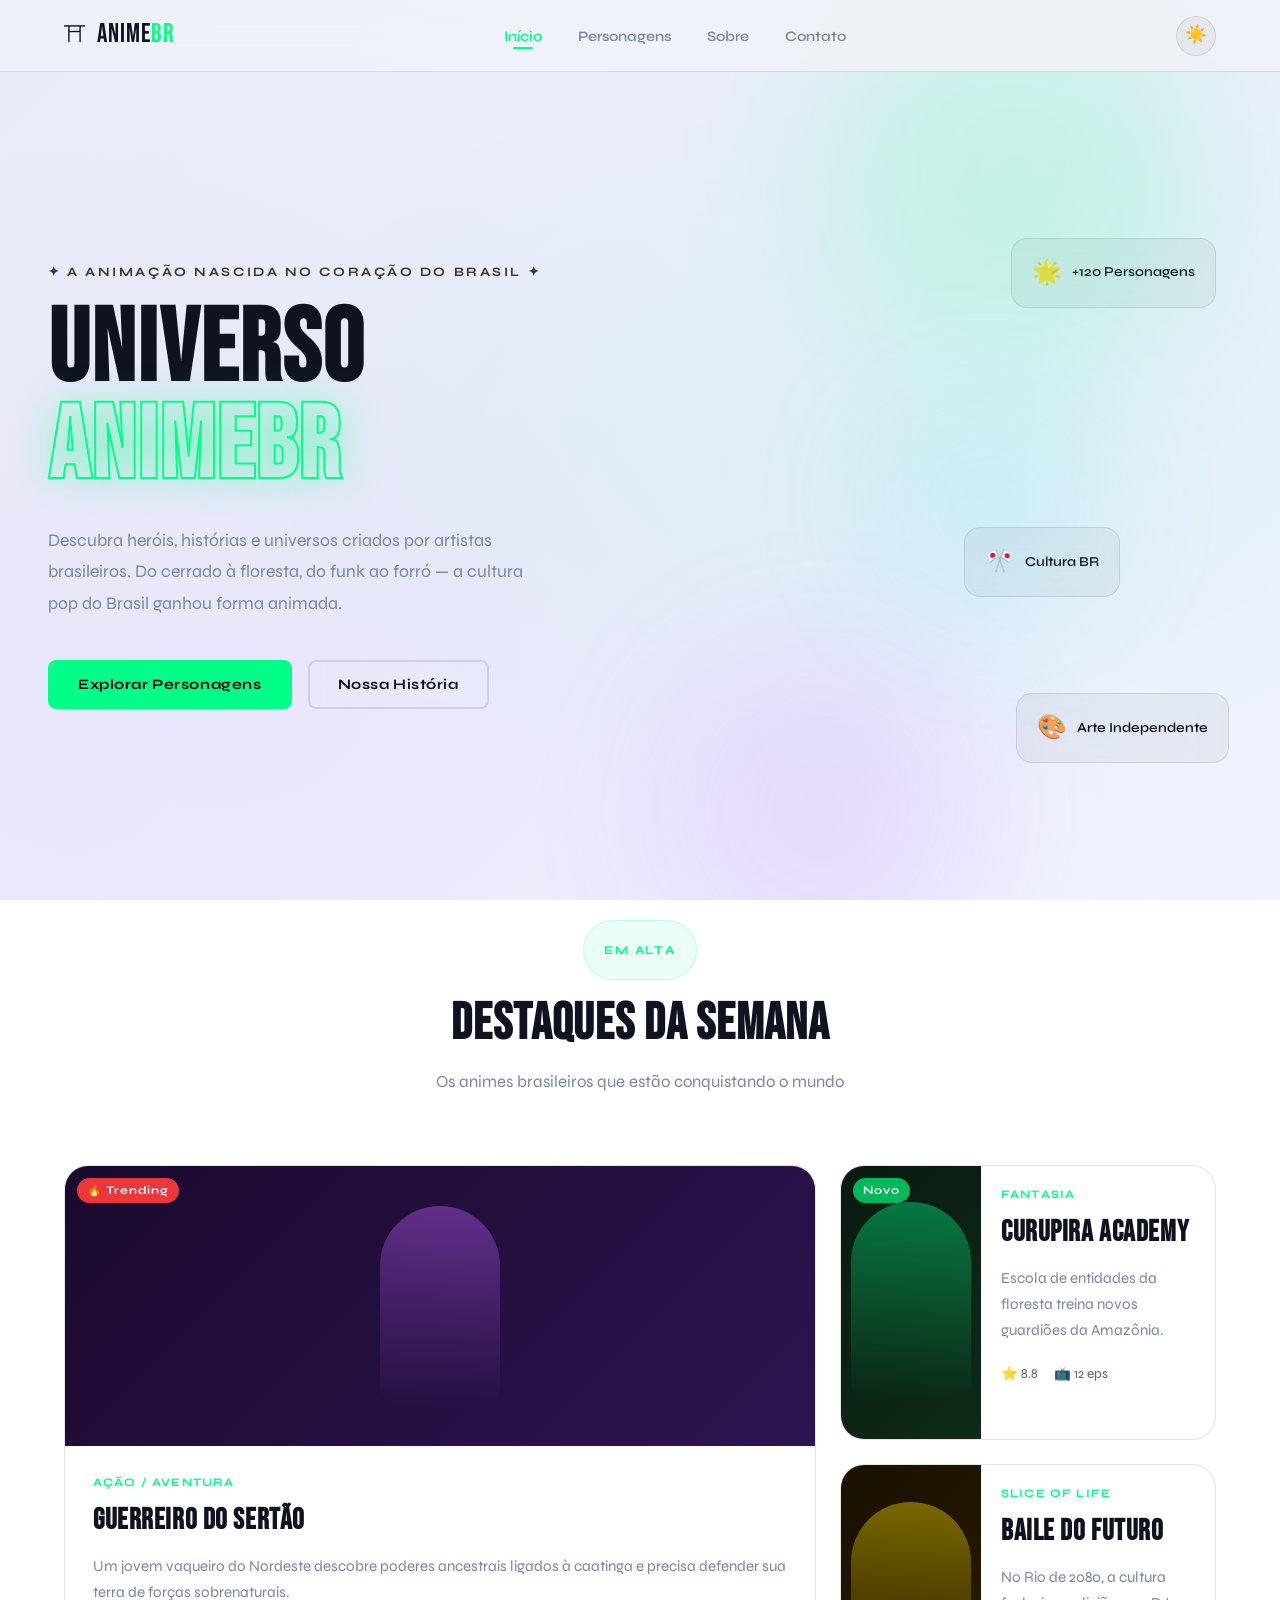
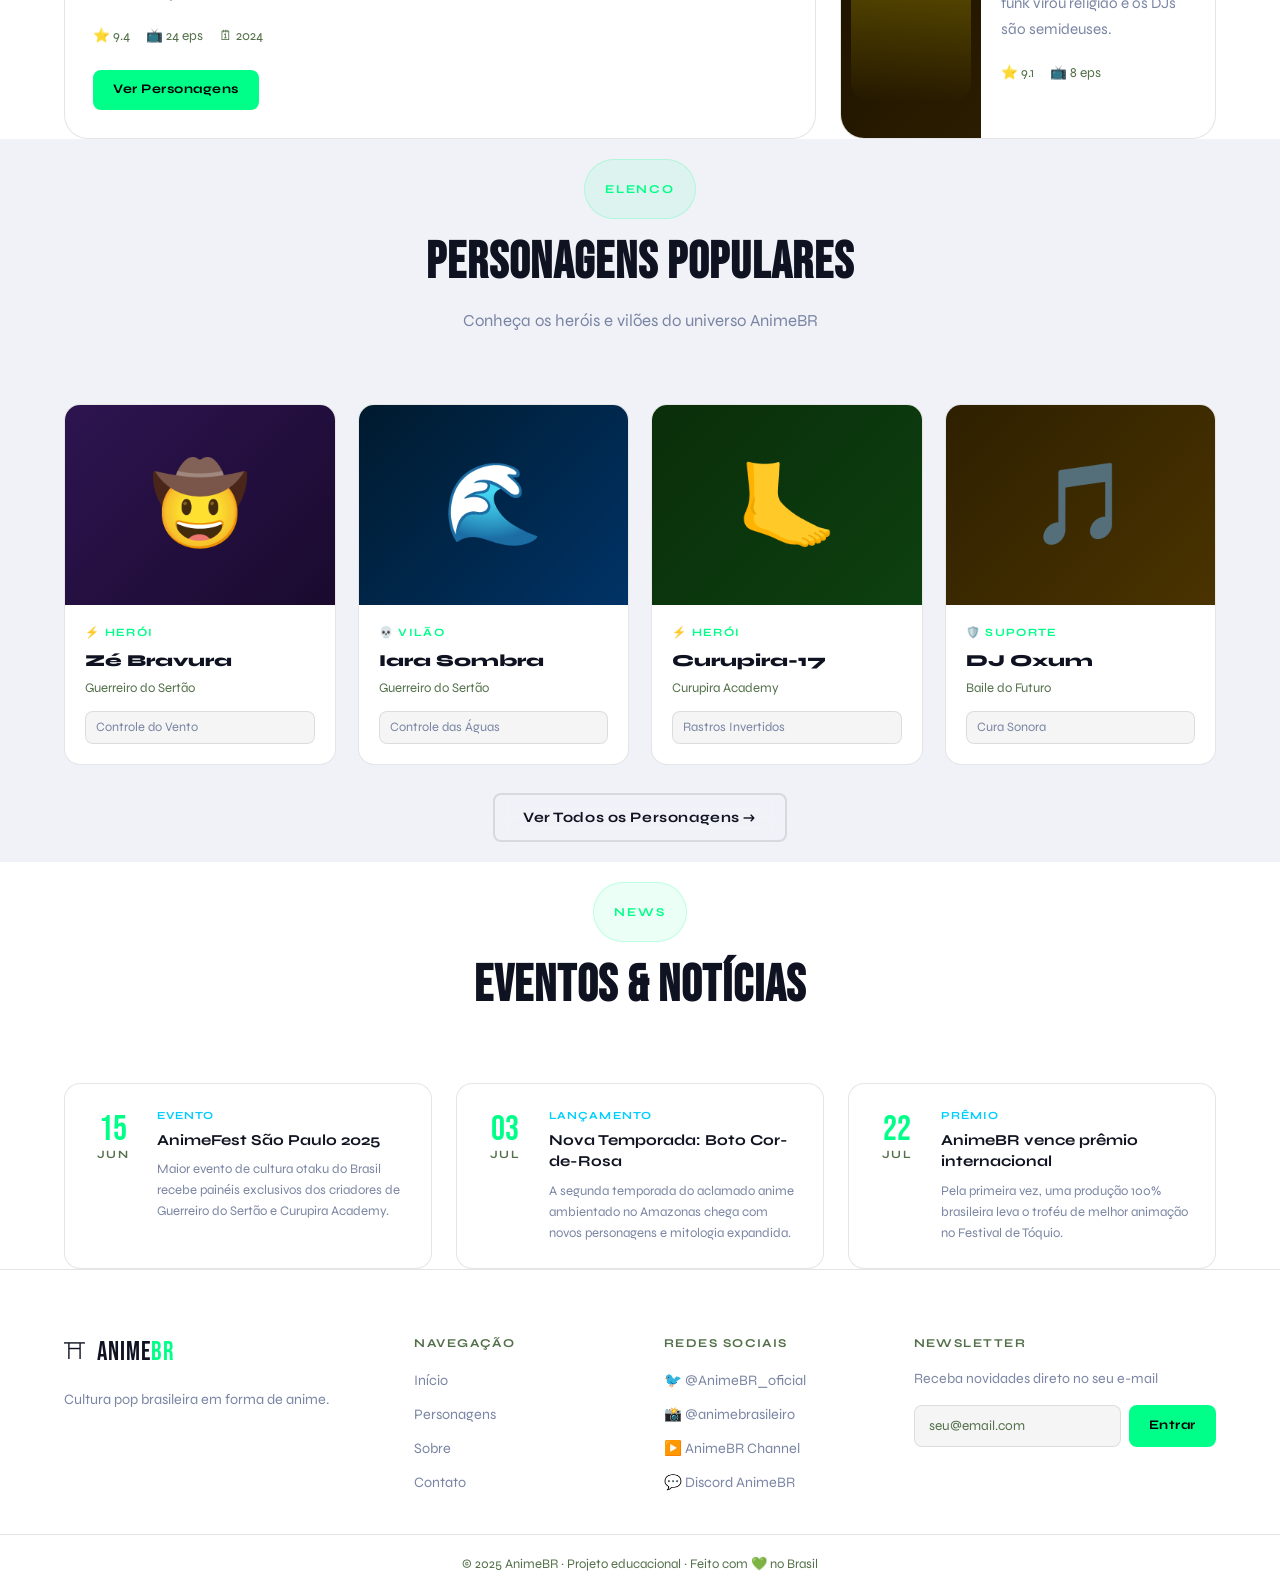
<file: index.html>
<!DOCTYPE html>
<html lang="pt-BR">
<head>
  <meta charset="UTF-8" />
  <meta name="viewport" content="width=device-width, initial-scale=1.0" />
  <title>AnimeBR — Cultura Otaku do Brasil</title>

  <!-- Google Fonts -->
  <link rel="preconnect" href="https://fonts.googleapis.com" />
  <link rel="preconnect" href="https://fonts.gstatic.com" crossorigin />
  <link href="https://fonts.googleapis.com/css2?family=Bebas+Neue&family=Syne:wght@400;600;700;800&family=Space+Mono:wght@400;700&display=swap" rel="stylesheet" />

  <!-- CSS separados por responsabilidade -->
  <link rel="stylesheet" href="css/reset.css" />
  <link rel="stylesheet" href="css/global.css" />
  <link rel="stylesheet" href="css/header.css" />
  <link rel="stylesheet" href="css/home.css" />
  <link rel="stylesheet" href="css/footer.css" />
</head>
<body class="dark-mode">

  <!-- ===== HEADER ===== -->
  <header class="site-header" id="site-header">
    <div class="header-inner">
      <a href="index.html" class="logo">
        <span class="logo-icon">⛩</span>
        <span class="logo-text">Anime<span class="logo-br">BR</span></span>
      </a>

      <nav class="main-nav" id="main-nav">
        <ul class="nav-list">
          <li><a href="index.html" class="nav-link active">Início</a></li>
          <li><a href="personagens.html" class="nav-link">Personagens</a></li>
          <li><a href="sobre.html" class="nav-link">Sobre</a></li>
          <li><a href="contato.html" class="nav-link">Contato</a></li>
        </ul>
      </nav>

      <div class="header-actions">
        <button class="btn-theme" id="theme-btn-toggle" title="Alternar tema">🌙</button>
        <button class="btn-menu" id="hamburger" aria-label="Menu">
          <span></span><span></span><span></span>
        </button>
      </div>
    </div>
  </header>

  <!-- ===== HERO ===== -->
  <section class="hero" id="hero">
    <div class="hero-bg-overlay"></div>
    <div class="hero-content">
      <p class="hero-subtitle">✦ A animação nascida no coração do Brasil ✦</p>
      <h1 class="hero-title">
        Universo<br />
        <span class="hero-highlight">AnimeBR</span>
      </h1>
      <p class="hero-desc">
        Descubra heróis, histórias e universos criados por artistas brasileiros.
        Do cerrado à floresta, do funk ao forró — a cultura pop do Brasil ganhou forma animada.
      </p>
      <div class="hero-actions">
        <a href="personagens.html" class="btn btn-primary">Explorar Personagens</a>
        <a href="sobre.html" class="btn btn-outline">Nossa História</a>
      </div>
    </div>
    <div class="hero-visual">
      <div class="hero-card-float card-float-1">
        <div class="float-card-inner">
          <span class="float-emoji">🌟</span>
          <span class="float-label">+120 Personagens</span>
        </div>
      </div>
      <div class="hero-card-float card-float-2">
        <div class="float-card-inner">
          <span class="float-emoji">🎌</span>
          <span class="float-label">Cultura BR</span>
        </div>
      </div>
      <div class="hero-card-float card-float-3">
        <div class="float-card-inner">
          <span class="float-emoji">🎨</span>
          <span class="float-label">Arte Independente</span>
        </div>
      </div>
      <div class="hero-orb orb-1"></div>
      <div class="hero-orb orb-2"></div>
      <div class="hero-orb orb-3"></div>
    </div>
  </section>

  <!-- ===== DESTAQUES ===== -->
  <section class="section destaques-section" id="destaques">
    <div class="container">
      <div class="section-header">
        <span class="section-tag">Em Alta</span>
        <h2 class="section-title">Destaques da Semana</h2>
        <p class="section-desc">Os animes brasileiros que estão conquistando o mundo</p>
      </div>

     
      <div class="destaques-grid">

        <article class="destaque-card destaque-main">
          <div class="destaque-thumb destaque-thumb--guerreiro">
            <div class="destaque-badge">🔥 Trending</div>
            <div class="destaque-art">
              <div class="art-silhouette art-warrior"></div>
            </div>
          </div>
          <div class="destaque-info">
            <span class="destaque-cat">Ação / Aventura</span>
            <h3 class="destaque-title">Guerreiro do Sertão</h3>
            <p class="destaque-desc">Um jovem vaqueiro do Nordeste descobre poderes ancestrais ligados à caatinga e precisa defender sua terra de forças sobrenaturais.</p>
            <div class="destaque-meta">
              <span>⭐ 9.4</span>
              <span>📺 24 eps</span>
              <span>🗓 2024</span>
            </div>
            <a href="personagens.html" class="btn btn-primary btn-sm">Ver Personagens</a>
          </div>
        </article>

        <article class="destaque-card destaque-side">
          <div class="destaque-thumb destaque-thumb--amazonia">
            <div class="destaque-badge destaque-badge--new">Novo</div>
            <div class="destaque-art">
              <div class="art-silhouette art-shaman"></div>
            </div>
          </div>
          <div class="destaque-info">
            <span class="destaque-cat">Fantasia</span>
            <h3 class="destaque-title">Curupira Academy</h3>
            <p class="destaque-desc">Escola de entidades da floresta treina novos guardiões da Amazônia.</p>
            <div class="destaque-meta">
              <span>⭐ 8.8</span>
              <span>📺 12 eps</span>
            </div>
          </div>
        </article>

        <article class="destaque-card destaque-side">
          <div class="destaque-thumb destaque-thumb--funk">
            <div class="destaque-art">
              <div class="art-silhouette art-dancer"></div>
            </div>
          </div>
          <div class="destaque-info">
            <span class="destaque-cat">Slice of Life</span>
            <h3 class="destaque-title">Baile do Futuro</h3>
            <p class="destaque-desc">No Rio de 2080, a cultura funk virou religião e os DJs são semideuses.</p>
            <div class="destaque-meta">
              <span>⭐ 9.1</span>
              <span>📺 8 eps</span>
            </div>
          </div>
        </article>

      </div>
    </div>
  </section>

  <!-- ===== PERSONAGENS ===== -->
  <section class="section personagens-preview" id="personagens-preview">
    <div class="container">
      <div class="section-header">
        <span class="section-tag">Elenco</span>
        <h2 class="section-title">Personagens Populares</h2>
        <p class="section-desc">Conheça os heróis e vilões do universo AnimeBR</p>
      </div>

      <!-- Cards gerados via JS (cards.js) -->
      <div class="personagens-grid" id="personagens-grid">
        <!-- preenchido por js/cards.js -->
      </div>

      <div class="section-cta">
        <a href="personagens.html" class="btn btn-outline">Ver Todos os Personagens →</a>
      </div>
    </div>
  </section>

  <!-- ===== NOTICIAS ===== -->
  <section class="section noticias-section" id="noticias">
    <div class="container">
      <div class="section-header">
        <span class="section-tag">News</span>
        <h2 class="section-title">Eventos & Notícias</h2>
      </div>

     
      <div class="noticias-grid">

        <div class="noticia-card">
          <div class="noticia-data">
            <span class="noticia-dia">15</span>
            <span class="noticia-mes">Jun</span>
          </div>
          <div class="noticia-content">
            <span class="noticia-tag">Evento</span>
            <h4 class="noticia-title">AnimeFest São Paulo 2025</h4>
            <p class="noticia-desc">Maior evento de cultura otaku do Brasil recebe painéis exclusivos dos criadores de Guerreiro do Sertão e Curupira Academy.</p>
          </div>
        </div>

        <div class="noticia-card">
          <div class="noticia-data">
            <span class="noticia-dia">03</span>
            <span class="noticia-mes">Jul</span>
          </div>
          <div class="noticia-content">
            <span class="noticia-tag">Lançamento</span>
            <h4 class="noticia-title">Nova Temporada: Boto Cor-de-Rosa</h4>
            <p class="noticia-desc">A segunda temporada do aclamado anime ambientado no Amazonas chega com novos personagens e mitologia expandida.</p>
          </div>
        </div>

        <div class="noticia-card">
          <div class="noticia-data">
            <span class="noticia-dia">22</span>
            <span class="noticia-mes">Jul</span>
          </div>
          <div class="noticia-content">
            <span class="noticia-tag">Prêmio</span>
            <h4 class="noticia-title">AnimeBR vence prêmio internacional</h4>
            <p class="noticia-desc">Pela primeira vez, uma produção 100% brasileira leva o troféu de melhor animação no Festival de Tóquio.</p>
          </div>
        </div>

      </div>
    </div>
  </section>

  <!-- ===== FOOTER ===== -->
  <footer class="site-footer" id="site-footer">
    <div class="footer-inner container">
      <div class="footer-brand">
        <a href="index.html" class="logo">
          <span class="logo-icon">⛩</span>
          <span class="logo-text">Anime<span class="logo-br">BR</span></span>
        </a>
        <p class="footer-tagline">Cultura pop brasileira em forma de anime.</p>
      </div>

      <div class="footer-links">
        <h5 class="footer-heading">Navegação</h5>
        <ul>
          <li><a href="index.html">Início</a></li>
          <li><a href="personagens.html">Personagens</a></li>
          <li><a href="sobre.html">Sobre</a></li>
          <li><a href="contato.html">Contato</a></li>
        </ul>
      </div>

      <div class="footer-links">
        <h5 class="footer-heading">Redes Sociais</h5>
        <ul>
          <li><a href="#">🐦 @AnimeBR_oficial</a></li>
          <li><a href="#">📸 @animebrasileiro</a></li>
          <li><a href="#">▶️ AnimeBR Channel</a></li>
          <li><a href="#">💬 Discord AnimeBR</a></li>
        </ul>
      </div>

      <div class="footer-newsletter">
        <h5 class="footer-heading">Newsletter</h5>
        <p>Receba novidades direto no seu e-mail</p>
        <div class="newsletter-form">
          <input type="email" placeholder="seu@email.com" class="newsletter-input" />
          <button class="btn btn-primary btn-sm">Entrar</button>
        </div>
      </div>
    </div>
    <div class="footer-bottom">
      <p>© 2025 AnimeBR · Projeto educacional · Feito com 💚 no Brasil</p>
    </div>
  </footer>

  <!-- JS separados por responsabilidade -->
  <script src="js/theme.js"></script>
  <script src="js/menu.js"></script>
  <script src="js/cards.js"></script>
  <script src="js/main.js"></script>
</body>
</html>
</file>
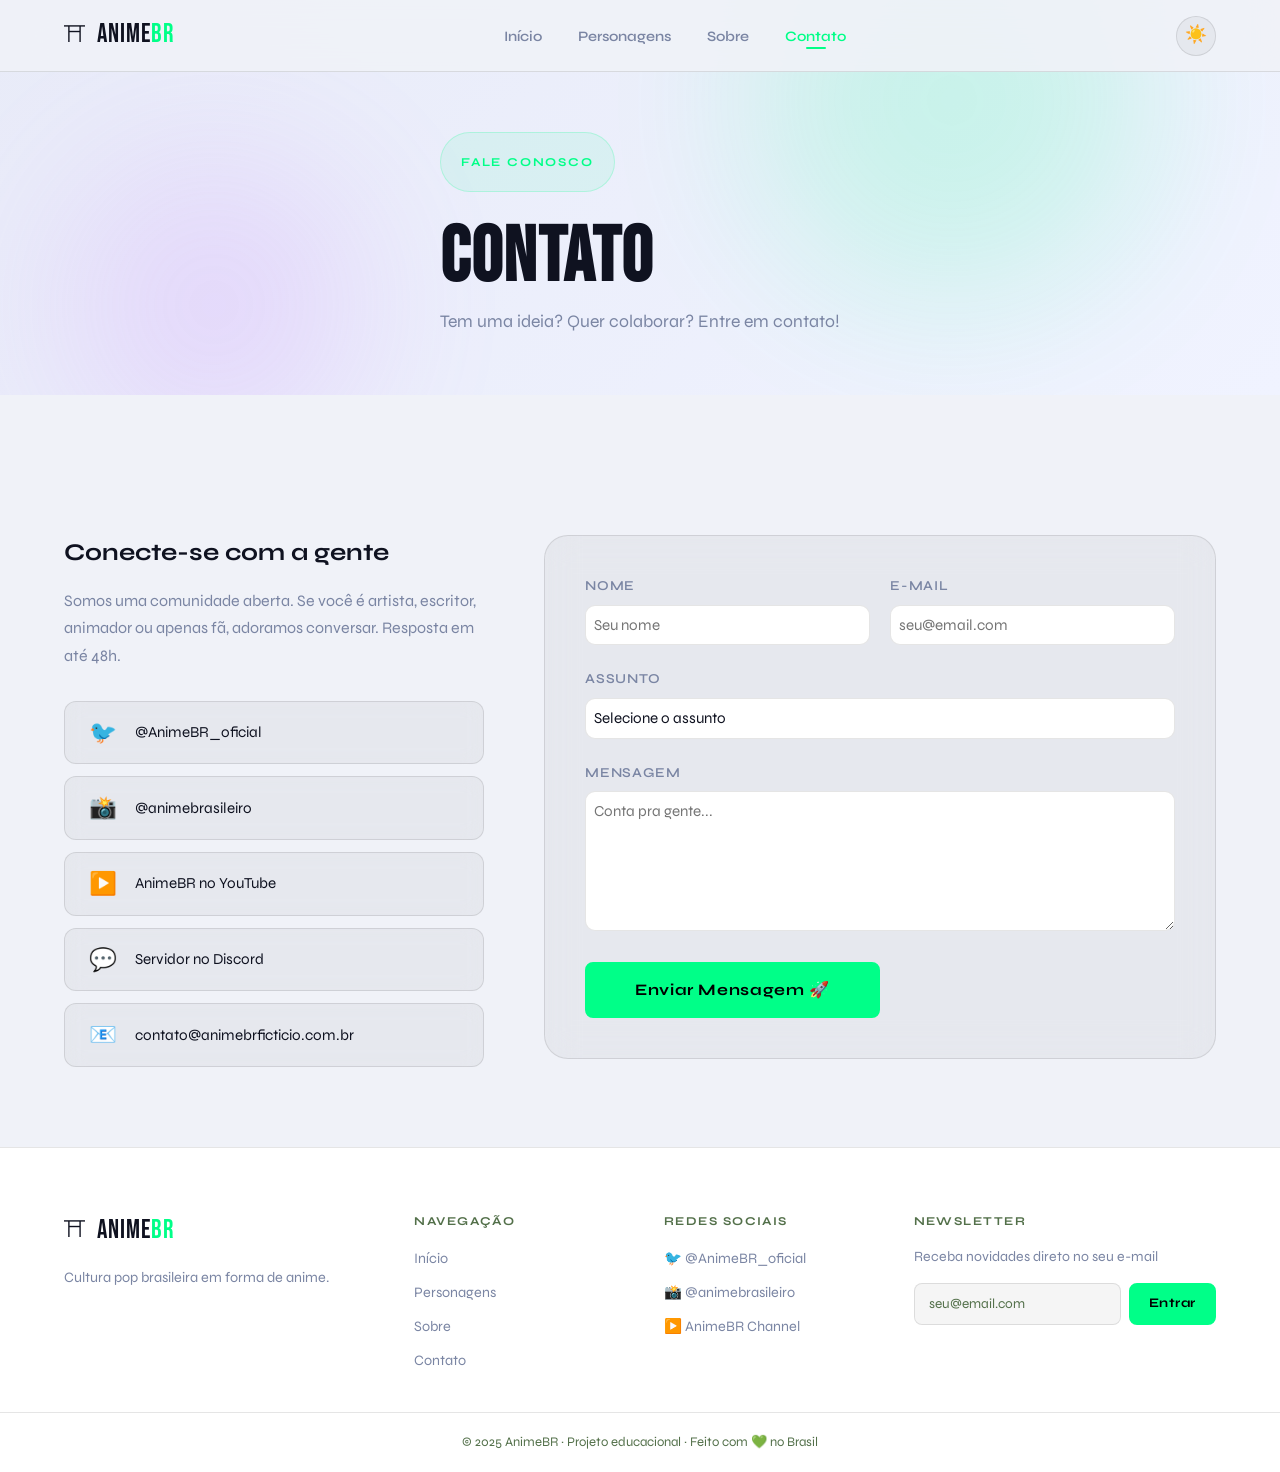
<file: contato.html>
<!DOCTYPE html>
<html lang="pt-BR">

<head>
  <meta charset="UTF-8" />
  <meta name="viewport" content="width=device-width, initial-scale=1.0" />
  <title>Contato — AnimeBR</title>

  <link rel="preconnect" href="https://fonts.googleapis.com" />
  <link rel="preconnect" href="https://fonts.gstatic.com" crossorigin />
  <link
    href="https://fonts.googleapis.com/css2?family=Bebas+Neue&family=Syne:wght@400;600;700;800&family=Space+Mono:wght@400;700&display=swap"
    rel="stylesheet" />

  <link rel="stylesheet" href="css/reset.css" />
  <link rel="stylesheet" href="css/global.css" />
  <link rel="stylesheet" href="css/header.css" />
  <link rel="stylesheet" href="css/sobre.css">
  <link rel="stylesheet" href="css/contato.css">
  <link rel="stylesheet" href="css/footer.css" />
</head>

<body class="dark-mode">

  <header class="site-header" id="site-header">
    <div class="header-inner">
      <a href="index.html" class="logo">
        <span class="logo-icon">⛩</span>
        <span class="logo-text">Anime<span class="logo-br">BR</span></span>
      </a>
      <nav class="main-nav" id="main-nav">
        <ul class="nav-list">
          <li><a href="index.html" class="nav-link">Início</a></li>
          <li><a href="personagens.html" class="nav-link">Personagens</a></li>
          <li><a href="sobre.html" class="nav-link">Sobre</a></li>
          <li><a href="contato.html" class="nav-link active">Contato</a></li>
        </ul>
      </nav>
      <div class="header-actions">
        <button class="btn-theme" id="theme-btn-toggle" title="Alternar tema">🌙</button>
        <button class="btn-menu" id="hamburger" aria-label="Menu">
          <span></span><span></span><span></span>
        </button>
      </div>
    </div>
  </header>

  <section class="page-hero">
    <div class="page-hero-content container">
      <span class="section-tag">Fale Conosco</span>
      <h1 class="page-hero-title">Contato</h1>
      <p class="page-hero-desc">Tem uma ideia? Quer colaborar? Entre em contato!</p>
    </div>
    <div class="page-hero-orbs">
      <div class="hero-orb orb-1"></div>
      <div class="hero-orb orb-2"></div>
    </div>
  </section>

  <section class="section contato-section">
    <div class="container">
      <div class="contato-grid">

        <div class="contato-info">
          <h3>Conecte-se com a gente</h3>
          <p>Somos uma comunidade aberta. Se você é artista, escritor, animador ou apenas fã, adoramos conversar.
            Resposta em até 48h.</p>

          <div class="social-links">
            <a href="#" class="social-link">
              <span class="social-icon">🐦</span>
              <span>@AnimeBR_oficial</span>
            </a>
            <a href="#" class="social-link">
              <span class="social-icon">📸</span>
              <span>@animebrasileiro</span>
            </a>
            <a href="#" class="social-link">
              <span class="social-icon">▶️</span>
              <span>AnimeBR no YouTube</span>
            </a>
            <a href="#" class="social-link">
              <span class="social-icon">💬</span>
              <span>Servidor no Discord</span>
            </a>
            <a href="#" class="social-link">
              <span class="social-icon">📧</span>
              <span>contato@animebrficticio.com.br</span>
            </a>
          </div>
        </div>

        <form class="contato-form" onsubmit="return false;">
          <div class="form-row">
            <div class="form-group">
              <label class="form-label" for="nome">Nome</label>
              <input type="text" id="nome" class="form-input" placeholder="Seu nome" />
            </div>
            <div class="form-group">
              <label class="form-label" for="email">E-mail</label>
              <input type="email" id="email" class="form-input" placeholder="seu@email.com" />
            </div>
          </div>

          <div class="form-group">
            <label class="form-label" for="assunto">Assunto</label>
            <select id="assunto" class="form-select">
              <option value="">Selecione o assunto</option>
              <option value="colaboracao">Proposta de colaboração</option>
              <option value="imprensa">Imprensa</option>
              <option value="sugestao">Sugestão de personagem</option>
              <option value="outro">Outro</option>
            </select>
          </div>

          <div class="form-group">
            <label class="form-label" for="mensagem">Mensagem</label>
            <textarea id="mensagem" class="form-textarea" placeholder="Conta pra gente..."></textarea>
          </div>

          <div class="form-submit">
            <button type="submit" class="btn btn-primary">Enviar Mensagem 🚀</button>
          </div>
        </form>

      </div>
    </div>
  </section>

  <footer class="site-footer" id="site-footer">
    <div class="footer-inner container">
      <div class="footer-brand">
        <a href="index.html" class="logo">
          <span class="logo-icon">⛩</span>
          <span class="logo-text">Anime<span class="logo-br">BR</span></span>
        </a>
        <p class="footer-tagline">Cultura pop brasileira em forma de anime.</p>
      </div>
      <div class="footer-links">
        <h5 class="footer-heading">Navegação</h5>
        <ul>
          <li><a href="index.html">Início</a></li>
          <li><a href="personagens.html">Personagens</a></li>
          <li><a href="sobre.html">Sobre</a></li>
          <li><a href="contato.html">Contato</a></li>
        </ul>
      </div>
      <div class="footer-links">
        <h5 class="footer-heading">Redes Sociais</h5>
        <ul>
          <li><a href="#">🐦 @AnimeBR_oficial</a></li>
          <li><a href="#">📸 @animebrasileiro</a></li>
          <li><a href="#">▶️ AnimeBR Channel</a></li>
        </ul>
      </div>
      <div class="footer-newsletter">
        <h5 class="footer-heading">Newsletter</h5>
        <p>Receba novidades direto no seu e-mail</p>
        <div class="newsletter-form">
          <input type="email" placeholder="seu@email.com" class="newsletter-input" />
          <button class="btn btn-primary btn-sm">Entrar</button>
        </div>
      </div>
    </div>
    <div class="footer-bottom">
      <p>© 2025 AnimeBR · Projeto educacional · Feito com 💚 no Brasil</p>
    </div>
  </footer>

  <script src="js/theme.js"></script>
  <script src="js/menu.js"></script>
  <script src="js/main.js"></script>
</body>

</html>
</file>
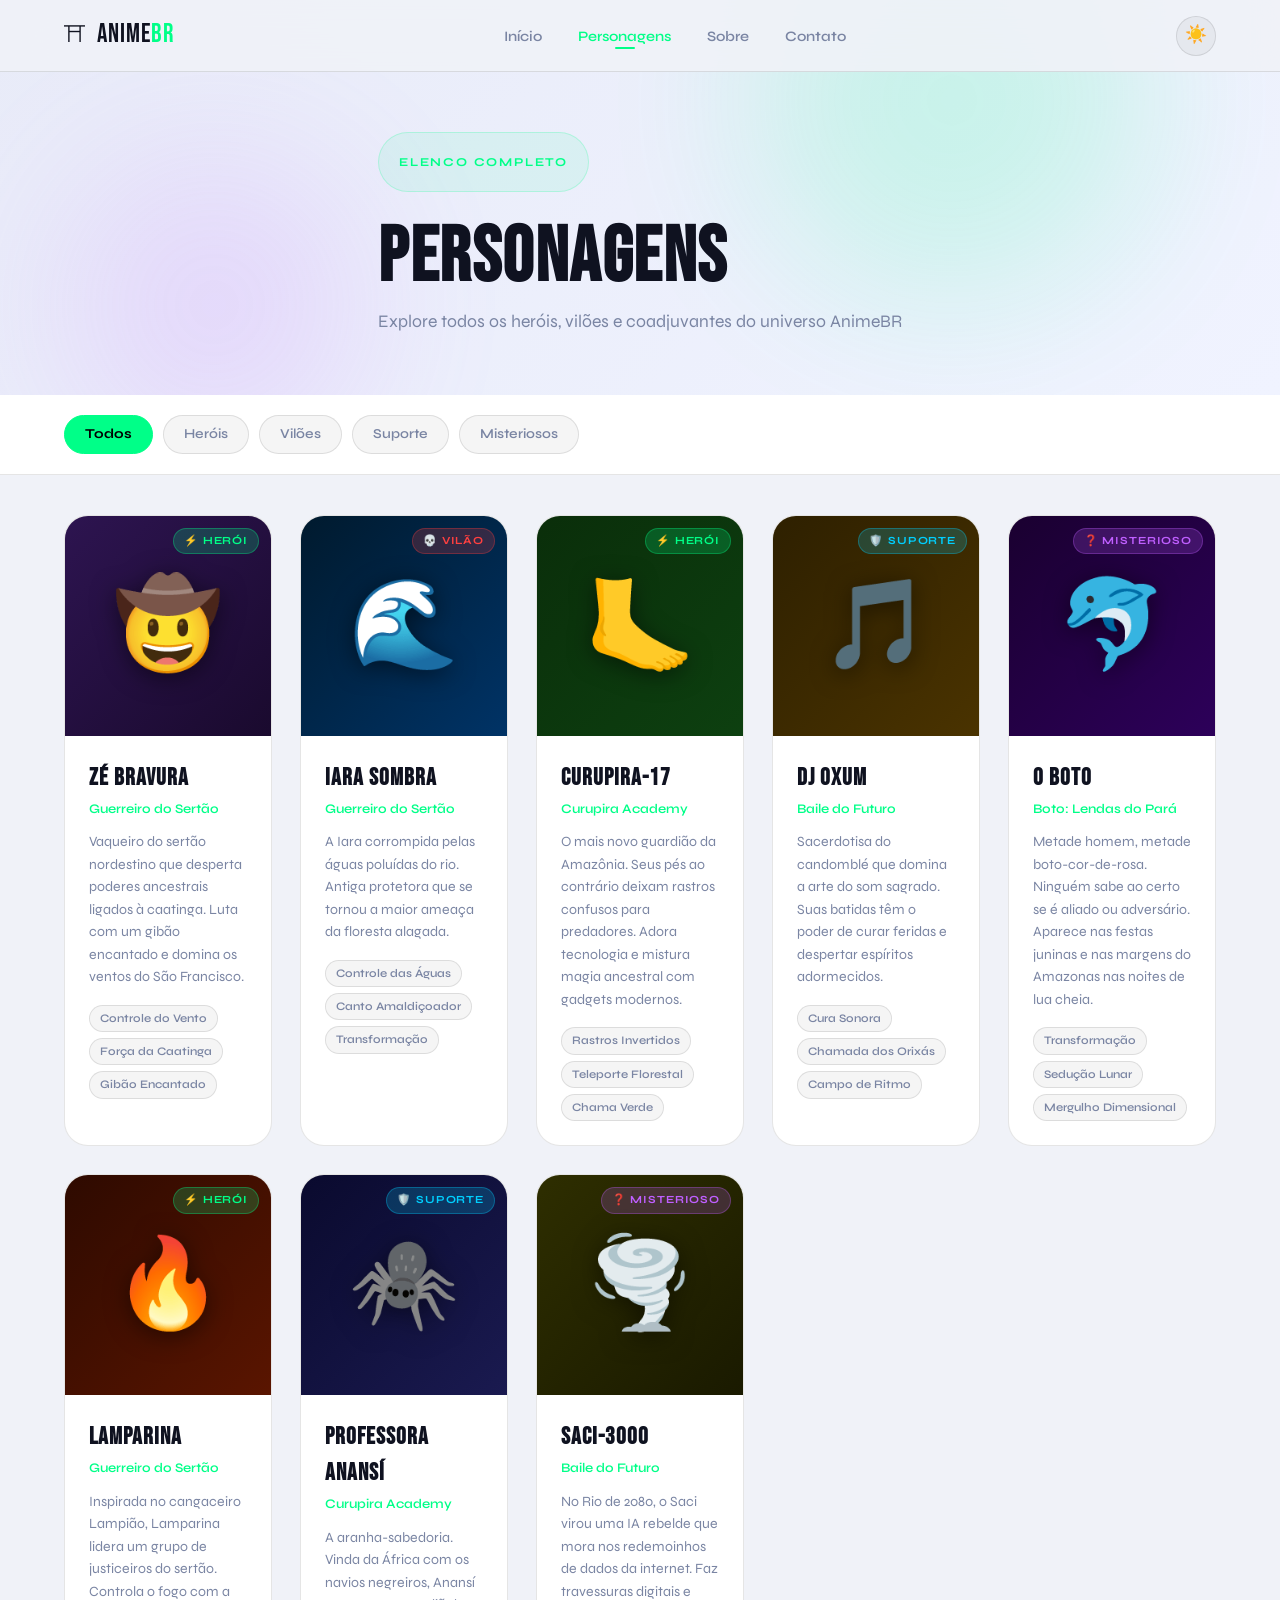
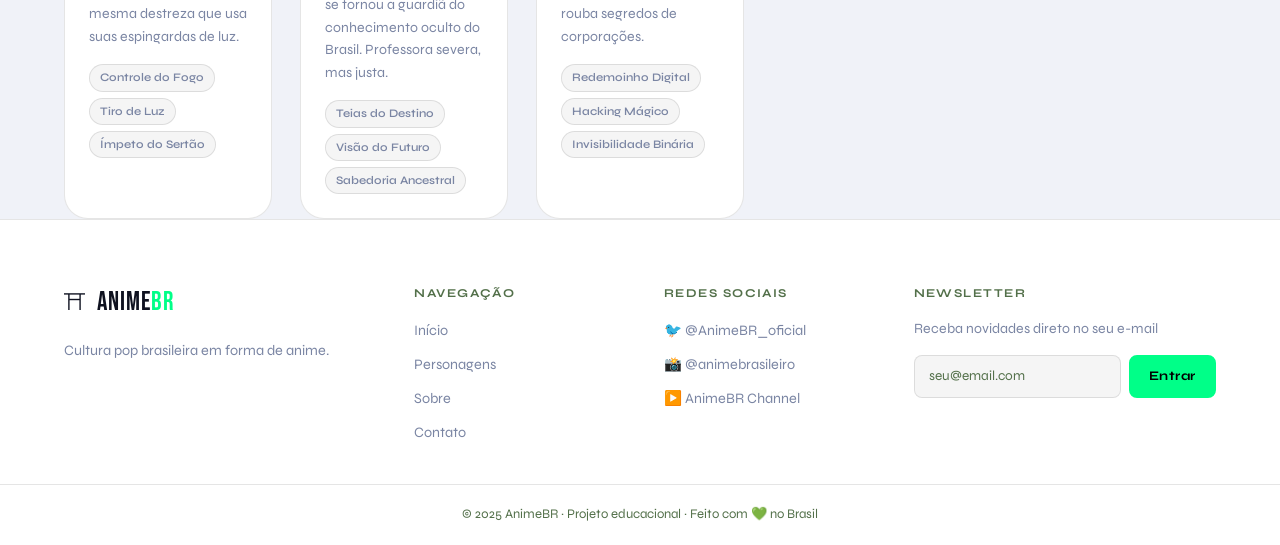
<file: personagens.html>
<!DOCTYPE html>
<html lang="pt-BR">
<head>
  <meta charset="UTF-8" />
  <meta name="viewport" content="width=device-width, initial-scale=1.0" />
  <title>Personagens — AnimeBR</title>

  <link rel="preconnect" href="https://fonts.googleapis.com" />
  <link rel="preconnect" href="https://fonts.gstatic.com" crossorigin />
  <link href="https://fonts.googleapis.com/css2?family=Bebas+Neue&family=Syne:wght@400;600;700;800&family=Space+Mono:wght@400;700&display=swap" rel="stylesheet" />

  <link rel="stylesheet" href="css/reset.css" />
  <link rel="stylesheet" href="css/global.css" />
  <link rel="stylesheet" href="css/header.css" />
  <link rel="stylesheet" href="css/personagens.css" />
  <link rel="stylesheet" href="css/footer.css" />
</head>
<body class="dark-mode">

  <header class="site-header" id="site-header">
    <div class="header-inner">
      <a href="index.html" class="logo">
        <span class="logo-icon">⛩</span>
        <span class="logo-text">Anime<span class="logo-br">BR</span></span>
      </a>
      <nav class="main-nav" id="main-nav">
        <ul class="nav-list">
          <li><a href="index.html" class="nav-link">Início</a></li>
          <li><a href="personagens.html" class="nav-link active">Personagens</a></li>
          <li><a href="sobre.html" class="nav-link">Sobre</a></li>
          <li><a href="contato.html" class="nav-link">Contato</a></li>
        </ul>
      </nav>
      <div class="header-actions">
        <button class="btn-theme" id="theme-btn-toggle" title="Alternar tema">🌙</button>
        <button class="btn-menu" id="hamburger" aria-label="Menu">
          <span></span><span></span><span></span>
        </button>
      </div>
    </div>
  </header>

  <!-- PAGE HERO -->
  <section class="page-hero">
    <div class="page-hero-content container">
      <span class="section-tag">Elenco Completo</span>
      <h1 class="page-hero-title">Personagens</h1>
      <p class="page-hero-desc">Explore todos os heróis, vilões e coadjuvantes do universo AnimeBR</p>
    </div>
    <div class="page-hero-orbs">
      <div class="hero-orb orb-1"></div>
      <div class="hero-orb orb-2"></div>
    </div>
  </section>

  <!-- FILTROS -->
  <section class="filtros-section">
    <div class="container">
      
      <div class="filtros-bar" id="filtros-bar">
        <button class="filtro-btn active" data-filter="todos">Todos</button>
        <button class="filtro-btn" data-filter="heroi">Heróis</button>
        <button class="filtro-btn" data-filter="vilao">Vilões</button>
        <button class="filtro-btn" data-filter="suporte">Suporte</button>
        <button class="filtro-btn" data-filter="misterioso">Misteriosos</button>
      </div>
    </div>
  </section>

  <!-- GRID DE PERSONAGENS -->
  <section class="section personagens-full-section">
    <div class="container">
      
      <div class="personagens-full-grid" id="personagens-full-grid">
        <!-- Preenchido por js/cards.js -->
      </div>
    </div>
  </section>

  <footer class="site-footer" id="site-footer">
    <div class="footer-inner container">
      <div class="footer-brand">
        <a href="index.html" class="logo">
          <span class="logo-icon">⛩</span>
          <span class="logo-text">Anime<span class="logo-br">BR</span></span>
        </a>
        <p class="footer-tagline">Cultura pop brasileira em forma de anime.</p>
      </div>
      <div class="footer-links">
        <h5 class="footer-heading">Navegação</h5>
        <ul>
          <li><a href="index.html">Início</a></li>
          <li><a href="personagens.html">Personagens</a></li>
          <li><a href="sobre.html">Sobre</a></li>
          <li><a href="contato.html">Contato</a></li>
        </ul>
      </div>
      <div class="footer-links">
        <h5 class="footer-heading">Redes Sociais</h5>
        <ul>
          <li><a href="#">🐦 @AnimeBR_oficial</a></li>
          <li><a href="#">📸 @animebrasileiro</a></li>
          <li><a href="#">▶️ AnimeBR Channel</a></li>
        </ul>
      </div>
      <div class="footer-newsletter">
        <h5 class="footer-heading">Newsletter</h5>
        <p>Receba novidades direto no seu e-mail</p>
        <div class="newsletter-form">
          <input type="email" placeholder="seu@email.com" class="newsletter-input" />
          <button class="btn btn-primary btn-sm">Entrar</button>
        </div>
      </div>
    </div>
    <div class="footer-bottom">
      <p>© 2025 AnimeBR · Projeto educacional · Feito com 💚 no Brasil</p>
    </div>
  </footer>

  <script src="js/theme.js"></script>
  <script src="js/menu.js"></script>
  <script src="js/cards.js"></script>
  <script src="js/main.js"></script>
</body>
</html>
</file>
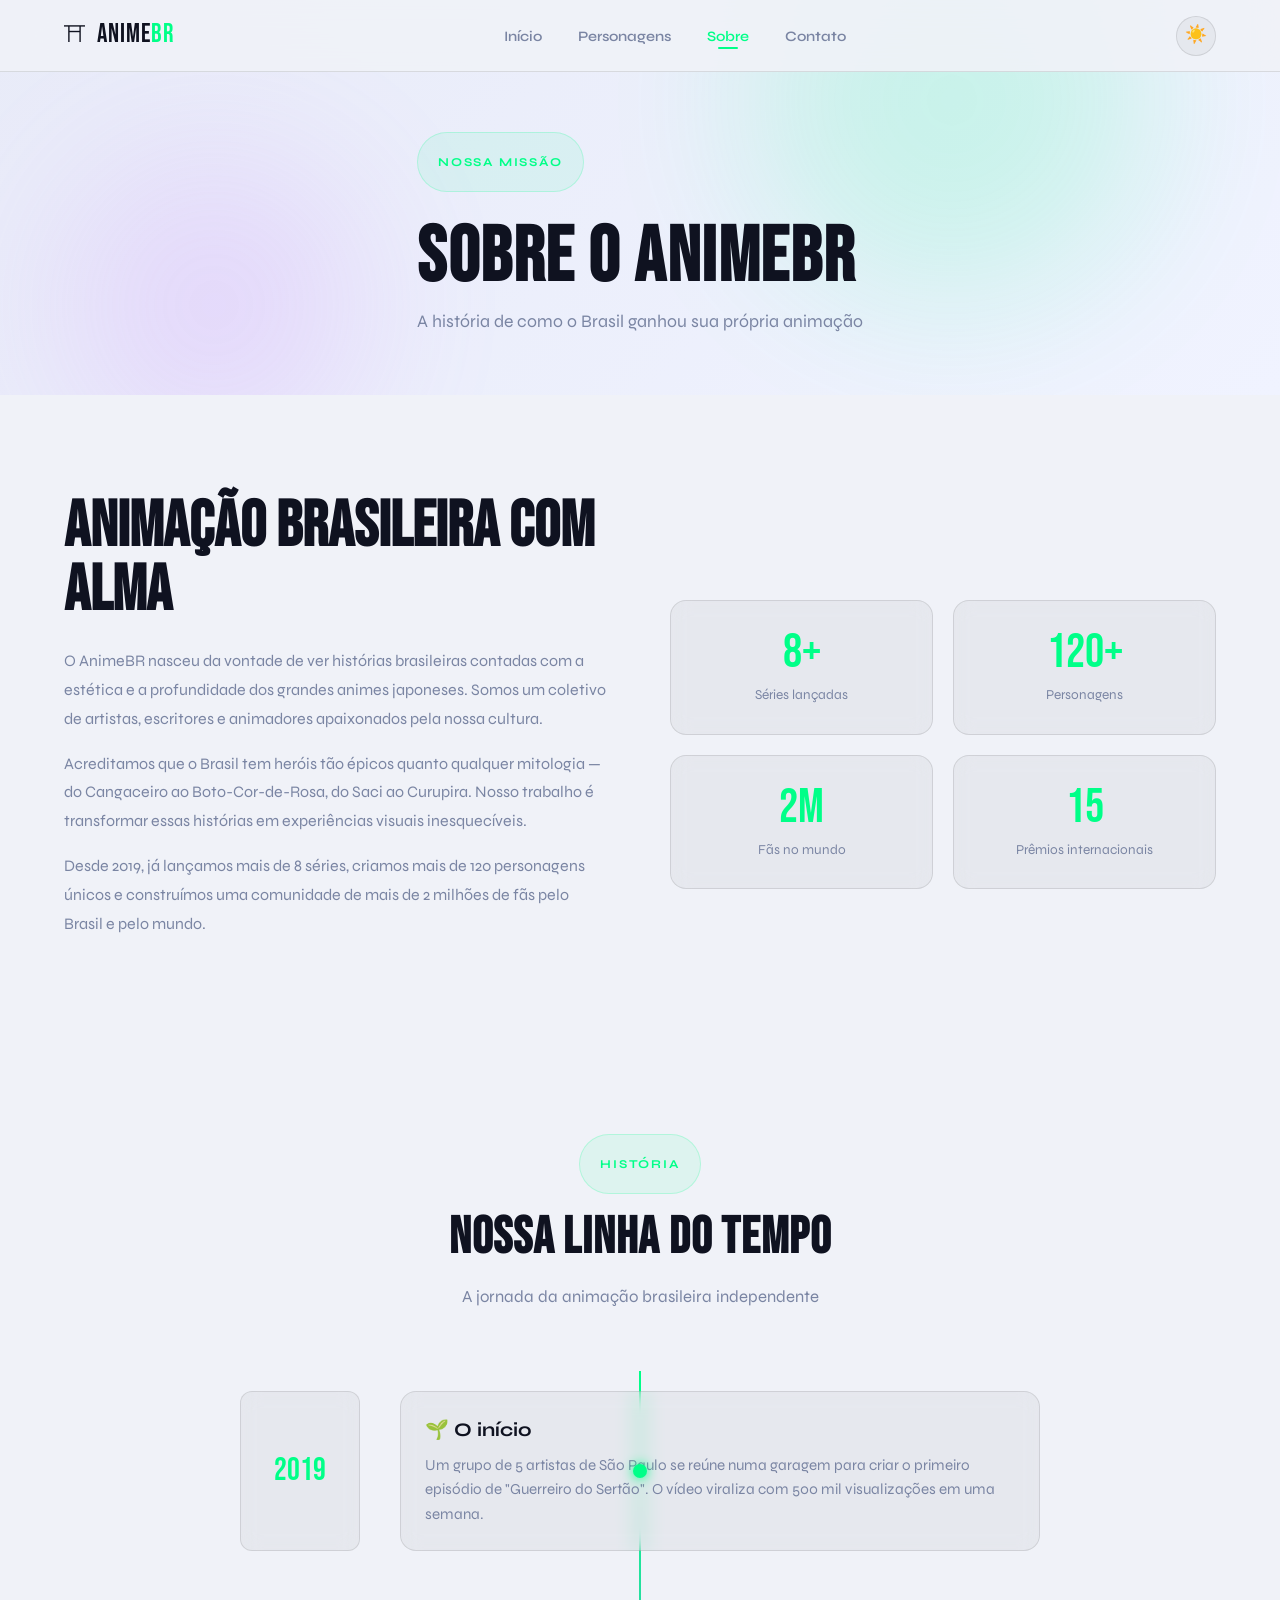
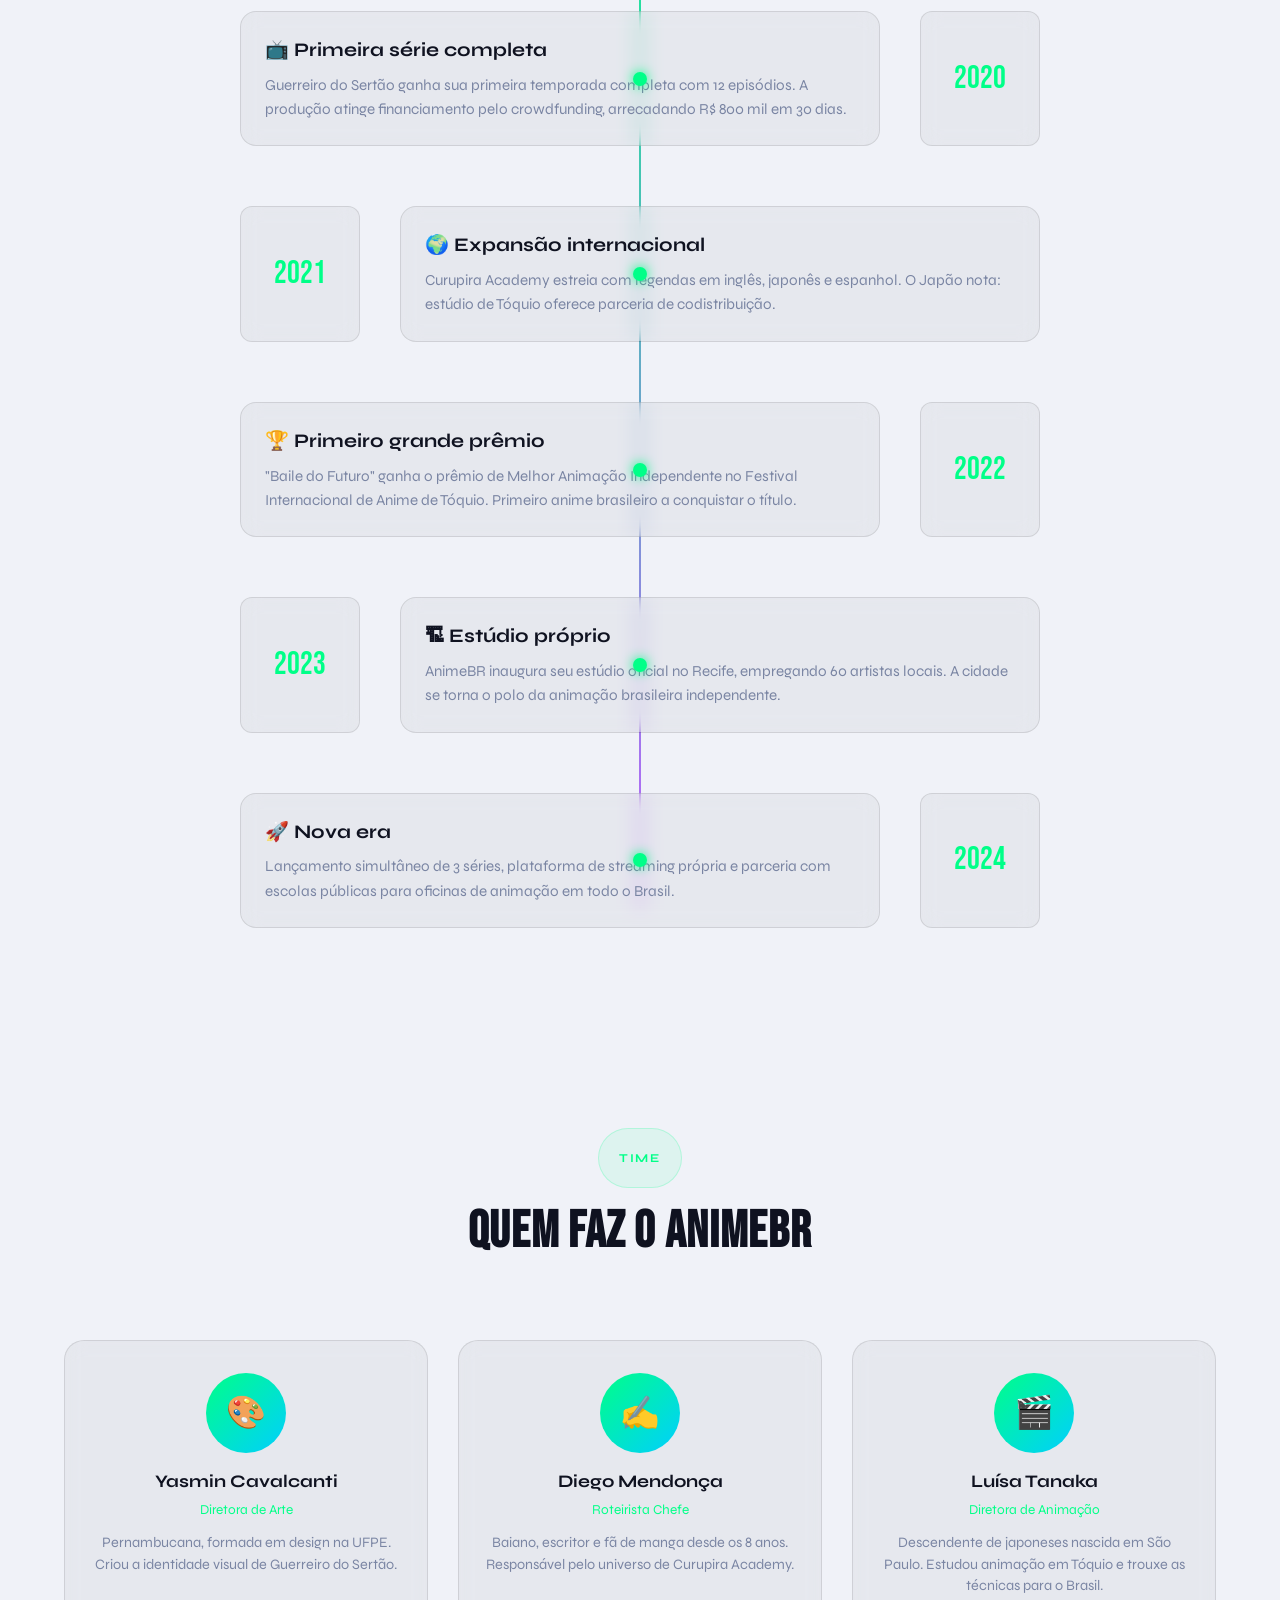
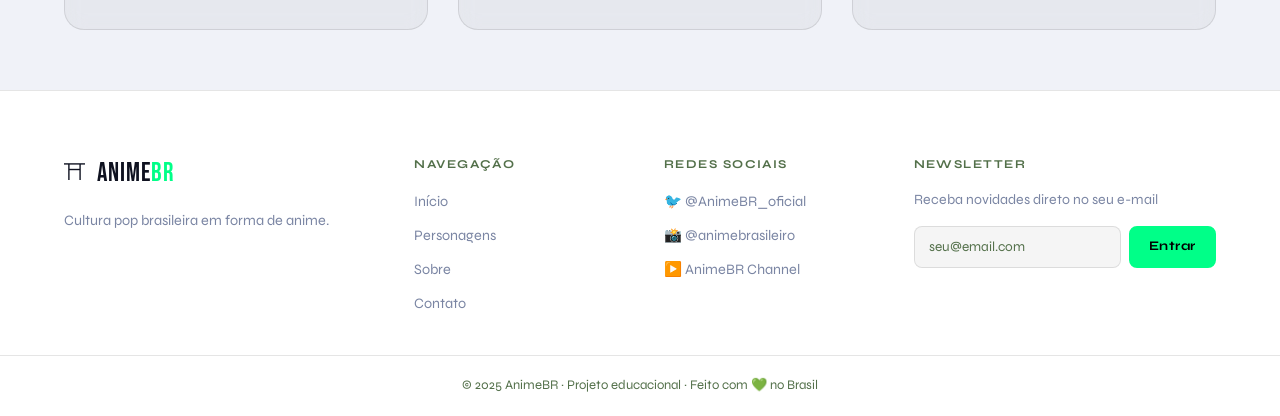
<file: sobre.html>
<!DOCTYPE html>
<html lang="pt-BR">
<head>
  <meta charset="UTF-8" />
  <meta name="viewport" content="width=device-width, initial-scale=1.0" />
  <title>Sobre — AnimeBR</title>

  <link rel="preconnect" href="https://fonts.googleapis.com" />
  <link rel="preconnect" href="https://fonts.gstatic.com" crossorigin />
  <link href="https://fonts.googleapis.com/css2?family=Bebas+Neue&family=Syne:wght@400;600;700;800&family=Space+Mono:wght@400;700&display=swap" rel="stylesheet" />

  <link rel="stylesheet" href="css/reset.css" />
  <link rel="stylesheet" href="css/global.css" />
  <link rel="stylesheet" href="css/header.css" />
  <link rel="stylesheet" href="css/sobre.css">
  <link rel="stylesheet" href="css/contato.css">
  <link rel="stylesheet" href="css/footer.css" />

</head>
<body class="dark-mode">

  <header class="site-header" id="site-header">
    <div class="header-inner">
      <a href="index.html" class="logo">
        <span class="logo-icon">⛩</span>
        <span class="logo-text">Anime<span class="logo-br">BR</span></span>
      </a>
      <nav class="main-nav" id="main-nav">
        <ul class="nav-list">
          <li><a href="index.html" class="nav-link">Início</a></li>
          <li><a href="personagens.html" class="nav-link">Personagens</a></li>
          <li><a href="sobre.html" class="nav-link active">Sobre</a></li>
          <li><a href="contato.html" class="nav-link">Contato</a></li>
        </ul>
      </nav>
      <div class="header-actions">
        <button class="btn-theme" id="theme-btn-toggle" title="Alternar tema">🌙</button>
        <button class="btn-menu" id="hamburger" aria-label="Menu">
          <span></span><span></span><span></span>
        </button>
      </div>
    </div>
  </header>

  <!-- PAGE HERO -->
  <section class="page-hero">
    <div class="page-hero-content container">
      <span class="section-tag">Nossa Missão</span>
      <h1 class="page-hero-title">Sobre o AnimeBR</h1>
      <p class="page-hero-desc">A história de como o Brasil ganhou sua própria animação</p>
    </div>
    <div class="page-hero-orbs">
      <div class="hero-orb orb-1"></div>
      <div class="hero-orb orb-2"></div>
    </div>
  </section>

  <!-- SOBRE INTRO -->
  <section class="section">
    <div class="container">
      <div class="sobre-intro">
        <div class="sobre-intro-text">
          <h2>Animação brasileira com alma</h2>
          <p>O AnimeBR nasceu da vontade de ver histórias brasileiras contadas com a estética e a profundidade dos grandes animes japoneses. Somos um coletivo de artistas, escritores e animadores apaixonados pela nossa cultura.</p>
          <p>Acreditamos que o Brasil tem heróis tão épicos quanto qualquer mitologia — do Cangaceiro ao Boto-Cor-de-Rosa, do Saci ao Curupira. Nosso trabalho é transformar essas histórias em experiências visuais inesquecíveis.</p>
          <p>Desde 2019, já lançamos mais de 8 séries, criamos mais de 120 personagens únicos e construímos uma comunidade de mais de 2 milhões de fãs pelo Brasil e pelo mundo.</p>
        </div>
        <div class="sobre-stats">
          <div class="stat-box">
            <span class="stat-number">8+</span>
            <span class="stat-label">Séries lançadas</span>
          </div>
          <div class="stat-box">
            <span class="stat-number">120+</span>
            <span class="stat-label">Personagens</span>
          </div>
          <div class="stat-box">
            <span class="stat-number">2M</span>
            <span class="stat-label">Fãs no mundo</span>
          </div>
          <div class="stat-box">
            <span class="stat-number">15</span>
            <span class="stat-label">Prêmios internacionais</span>
          </div>
        </div>
      </div>
    </div>
  </section>

  <!-- LINHA DO TEMPO -->
  <section class="section timeline-section">
    <div class="container">
      <div class="section-header">
        <span class="section-tag">História</span>
        <h2 class="section-title">Nossa Linha do Tempo</h2>
        <p class="section-desc">A jornada da animação brasileira independente</p>
      </div>

      <div class="timeline">

        <div class="timeline-item">
          <div class="timeline-year"><span>2019</span></div>
          <div class="timeline-dot"></div>
          <div class="timeline-content">
            <h3>🌱 O início</h3>
            <p>Um grupo de 5 artistas de São Paulo se reúne numa garagem para criar o primeiro episódio de "Guerreiro do Sertão". O vídeo viraliza com 500 mil visualizações em uma semana.</p>
          </div>
        </div>

        <div class="timeline-item">
          <div class="timeline-year"><span>2020</span></div>
          <div class="timeline-dot"></div>
          <div class="timeline-content">
            <h3>📺 Primeira série completa</h3>
            <p>Guerreiro do Sertão ganha sua primeira temporada completa com 12 episódios. A produção atinge financiamento pelo crowdfunding, arrecadando R$ 800 mil em 30 dias.</p>
          </div>
        </div>

        <div class="timeline-item">
          <div class="timeline-year"><span>2021</span></div>
          <div class="timeline-dot"></div>
          <div class="timeline-content">
            <h3>🌍 Expansão internacional</h3>
            <p>Curupira Academy estreia com legendas em inglês, japonês e espanhol. O Japão nota: estúdio de Tóquio oferece parceria de codistribuição.</p>
          </div>
        </div>

        <div class="timeline-item">
          <div class="timeline-year"><span>2022</span></div>
          <div class="timeline-dot"></div>
          <div class="timeline-content">
            <h3>🏆 Primeiro grande prêmio</h3>
            <p>"Baile do Futuro" ganha o prêmio de Melhor Animação Independente no Festival Internacional de Anime de Tóquio. Primeiro anime brasileiro a conquistar o título.</p>
          </div>
        </div>

        <div class="timeline-item">
          <div class="timeline-year"><span>2023</span></div>
          <div class="timeline-dot"></div>
          <div class="timeline-content">
            <h3>🏗 Estúdio próprio</h3>
            <p>AnimeBR inaugura seu estúdio oficial no Recife, empregando 60 artistas locais. A cidade se torna o polo da animação brasileira independente.</p>
          </div>
        </div>

        <div class="timeline-item">
          <div class="timeline-year"><span>2024</span></div>
          <div class="timeline-dot"></div>
          <div class="timeline-content">
            <h3>🚀 Nova era</h3>
            <p>Lançamento simultâneo de 3 séries, plataforma de streaming própria e parceria com escolas públicas para oficinas de animação em todo o Brasil.</p>
          </div>
        </div>

      </div>
    </div>
  </section>

  <!-- EQUIPE -->
  <section class="section team-section">
    <div class="container">
      <div class="section-header">
        <span class="section-tag">Time</span>
        <h2 class="section-title">Quem Faz o AnimeBR</h2>
      </div>
      <div class="team-grid">
        <div class="team-card">
          <div class="team-avatar">🎨</div>
          <div class="team-name">Yasmin Cavalcanti</div>
          <div class="team-role">Diretora de Arte</div>
          <p class="team-bio">Pernambucana, formada em design na UFPE. Criou a identidade visual de Guerreiro do Sertão.</p>
        </div>
        <div class="team-card">
          <div class="team-avatar">✍️</div>
          <div class="team-name">Diego Mendonça</div>
          <div class="team-role">Roteirista Chefe</div>
          <p class="team-bio">Baiano, escritor e fã de manga desde os 8 anos. Responsável pelo universo de Curupira Academy.</p>
        </div>
        <div class="team-card">
          <div class="team-avatar">🎬</div>
          <div class="team-name">Luísa Tanaka</div>
          <div class="team-role">Diretora de Animação</div>
          <p class="team-bio">Descendente de japoneses nascida em São Paulo. Estudou animação em Tóquio e trouxe as técnicas para o Brasil.</p>
        </div>
      </div>
    </div>
  </section>

  <footer class="site-footer" id="site-footer">
    <div class="footer-inner container">
      <div class="footer-brand">
        <a href="index.html" class="logo">
          <span class="logo-icon">⛩</span>
          <span class="logo-text">Anime<span class="logo-br">BR</span></span>
        </a>
        <p class="footer-tagline">Cultura pop brasileira em forma de anime.</p>
      </div>
      <div class="footer-links">
        <h5 class="footer-heading">Navegação</h5>
        <ul>
          <li><a href="index.html">Início</a></li>
          <li><a href="personagens.html">Personagens</a></li>
          <li><a href="sobre.html">Sobre</a></li>
          <li><a href="contato.html">Contato</a></li>
        </ul>
      </div>
      <div class="footer-links">
        <h5 class="footer-heading">Redes Sociais</h5>
        <ul>
          <li><a href="#">🐦 @AnimeBR_oficial</a></li>
          <li><a href="#">📸 @animebrasileiro</a></li>
          <li><a href="#">▶️ AnimeBR Channel</a></li>
        </ul>
      </div>
      <div class="footer-newsletter">
        <h5 class="footer-heading">Newsletter</h5>
        <p>Receba novidades direto no seu e-mail</p>
        <div class="newsletter-form">
          <input type="email" placeholder="seu@email.com" class="newsletter-input" />
          <button class="btn btn-primary btn-sm">Entrar</button>
        </div>
      </div>
    </div>
    <div class="footer-bottom">
      <p>© 2025 AnimeBR · Projeto educacional · Feito com 💚 no Brasil</p>
    </div>
  </footer>

  <script src="js/theme.js"></script>
  <script src="js/menu.js"></script>
  <script src="js/main.js"></script>
</body>
</html>
</file>
<file: css/global.css>
/* ================================================
   css/global.css — AnimeBR
   Variáveis, tipografia, utilitários globais
   ================================================ */

/* ── VARIÁVEIS DE TEMA DARK (padrão) ── */
:root {
  /* Cores neon */
  --neon-green: #00ff88;
  --neon-fundo: #00ff88;
  --neon-blue: #00cfff;
  --neon-purple: #bf5fff;
  --neon-yellow: #ffe600;

  /* Backgrounds */
  --bg-primary: #0a0c10;
  --bg-secondary: #111420;
  --bg-card: #161926;

  /* Glass effect */
  --glass-bg: rgba(255, 255, 255, 0.04);
  --glass-border: rgba(255, 255, 255, 0.08);

  /* Texto */
  --text-primary: #f0f4ff;
  --text-secondary: #7a85a3;
  --text-muted: #53704a;

  /* Gradientes */
  --grad-hero: linear-gradient(135deg, #0a0c10 0%, #0d1220 50%, #101528 100%);
  --grad-green: linear-gradient(135deg, #00ff88, #00cfff);
  --grad-purple: linear-gradient(135deg, #bf5fff, #00cfff);
  --grad-brazil: linear-gradient(135deg, #009c3b, #ffdf00, #002776);

  /* Sombras */
  --shadow-neon: 0 0 20px rgba(0, 255, 136, 0.2);
  --shadow-card: 0 8px 32px rgba(0, 0, 0, 0.4);

  /* Tipografia */
  --font-display: 'Bebas Neue', sans-serif;
  --font-body: 'Syne', sans-serif;
  --font-mono: 'Space Mono', monospace;

  /* Layout */
  --header-h: 72px;
  --container-w: 1200px;
  --radius-sm: 8px;
  --radius-md: 16px;
  --radius-lg: 24px;

  /* Transições */
  --transition: 0.3s cubic-bezier(0.4, 0, 0.2, 1);

  /* Padding */
  --section-padding: 20px 20px;
  
}

/* ── TEMA LIGHT ── */
body.light-mode {
  --bg-primary: #f0f2f8;
  --bg-secondary: #ffffff;
  --bg-card: #ffffff;

  --glass-bg: rgba(0, 0, 0, 0.04);
  --glass-border: rgba(0, 0, 0, 0.1);

  --text-primary: #0f1220;

  --neon-fundo: rgb(59, 54, 54);

  --shadow-card: 0 8px 32px rgba(0, 0, 0, 0.08);
  --grad-hero: linear-gradient(135deg, #e8ebf8 0%, #f0f3ff 100%);
}

/* ── BASE ── */
body {
  font-family: var(--font-body);
  background-color: var(--bg-primary);
  color: var(--text-primary);
  transition: background-color 0.4s ease, color 0.4s ease;
}

/* ── CONTAINER ── */
.container {
  max-width: var(--container-w);
  margin: 0 auto;
  padding: 0 24px;
}

/* ── SEÇÕES ── */
.section {
  padding: var(--section-padding);
}

/* ── SECTION HEADER ── */
.section-header {
  text-align: center;
  margin-bottom: 48px;
}

.section-tag {
  display: inline-block;
  font-size: 0.75rem;
  font-weight: 700;
  letter-spacing: 0.15em;
  text-transform: uppercase;
  color: var(--neon-green);
  background: rgba(0, 255, 136, 0.08);
  border: 1px solid rgba(0, 255, 136, 0.2);
  padding: var(--section-padding);
  border-radius: 100px;
  margin-bottom: 16px;
}

.section-title {
  font-family: var(--font-display);
  font-size: clamp(2rem, 4vw, 3.2rem);
  color: var(--text-primary);
  line-height: 1.1;
  margin-bottom: 16px;
  letter-spacing: 0.02em;
}

.section-desc {
  font-size: 1.05rem;
  color: var(--text-secondary);
  max-width: 560px;
  margin: 0 auto;
  line-height: 1.7;
}

/* ── BOTÕES ── */
.btn {
  display: inline-flex;
  align-items: center;
  justify-content: center;
  flex-direction: row;
  gap: 8px;
  padding: 12px 28px;
  border-radius: var(--radius-sm);
  font-family: var(--font-body);
  font-weight: 700;
  font-size: 0.9rem;
  letter-spacing: 0.04em;
  cursor: pointer;
  transition: var(--transition);
  text-decoration: none;
  border: 2px solid transparent;
  white-space: nowrap;
}

.btn-primary {
  background: var(--neon-green);
  color: #000;
  border-color: var(--neon-green);
}


.btn-primary:hover {
  background: transparent;
  color: var(--neon-green);
  box-shadow: var(--shadow-neon);
  transform: translateY(-3px);
}


/* .btn-primary:hover {
 } */

.btn-outline {
  background: transparent;
  color: var(--text-primary);
  border-color: var(--glass-border);
  backdrop-filter: blur(10px);
}

.btn-outline:hover {
  border-color: var(--neon-green);
  color: var(--neon-green);
  transform: translateY(-2px);
}

.btn-sm {
  padding: 8px 18px;
  font-size: 0.82rem;
}

/* ── SECTION CTA ── */
.section-cta {
  text-align: center;
  margin-top: 48px;
}

/* ── PAGE HERO (páginas internas) ── */
.page-hero {
  min-height: 320px;
  display: flex;
  align-items: center;
  padding-top: var(--header-h);
  position: relative;
  overflow: hidden;
  background: var(--grad-hero);
}

.page-hero-content {
  position: relative;
  z-index: 2;
  padding: 60px 24px;
}

.page-hero-title {
  font-family: var(--font-display);
  font-size: clamp(3rem, 6vw, 5rem);
  color: var(--text-primary);
  line-height: 1;
  margin: 12px 0;
  letter-spacing: 0.02em;
}

.page-hero-desc {
  font-size: 1.1rem;
  color: var(--text-secondary);
  margin-top: 12px;
}

.page-hero-orbs {
  position: absolute;
  inset: 0;
  z-index: 1;
  pointer-events: none;
}

/* ── ORB DECORATIVOS ── */
.hero-orb {
  position: absolute;
  border-radius: 50%;
  filter: blur(80px);
  opacity: 0.15;
}

.orb-1 {
  width: 400px;
  height: 400px;
  background: var(--neon-green);
  top: -100px;
  right: 10%;
}

.orb-2 {
  width: 300px;
  height: 300px;
  background: var(--neon-purple);
  bottom: -60px;
  left: 5%;
}

.orb-3 {
  width: 200px;
  height: 200px;
  background: var(--neon-blue);
  top: 40%;
  right: 30%;
}

/* ── LOGO ── */
.logo {
  display: flex;
  align-items: center;
  gap: 10px;
  font-family: var(--font-display);
  font-size: 1.6rem;
  color: var(--text-primary);
  letter-spacing: 0.04em;
}

.logo-icon {
  font-size: 1.4rem;
}

.logo-br {
  color: var(--neon-green);
}

/* ── SCROLLBAR ── */
::-webkit-scrollbar {
  width: 6px;
}

::-webkit-scrollbar-track {
  background: var(--bg-primary);
}

::-webkit-scrollbar-thumb {
  background: var(--glass-border);
  border-radius: 3px;
}

::-webkit-scrollbar-thumb:hover {
  background: var(--neon-green);
}

/* ── SELEÇÃO ── */
::selection {
  background: rgba(0, 255, 136, 0.25);
  color: var(--text-primary);
}

/* ── RESPONSIVO BÁSICO ── */
@media (max-width: 768px) {
  .section {
    padding: 64px 0;
  }

  .page-hero-content {
    padding: 48px 24px;
  }
}
</file>
<file: css/header.css>
/* ================================================
   css/header.css — AnimeBR
   Estilos do cabeçalho e navegação principal
   ================================================ */

.site-header {
  position: fixed;
  top: 0;
  left: 0;
  right: 0;
  z-index: 100;
  height: var(--header-h);
  background: rgba(10, 12, 16, 0.85);
  backdrop-filter: blur(20px);
  -webkit-backdrop-filter: blur(20px);
  border-bottom: 1px solid var(--glass-border);
  transition: background var(--transition), border-color var(--transition);
}

/* Header no modo claro */
body.light-mode .site-header {
  background: rgba(240, 242, 248, 0.9);
}

/* Header com scroll */
.site-header.scrolled {
  background: rgba(10, 12, 16, 0.98);
  box-shadow: 0 4px 24px rgba(0, 0, 0, 0.3);
}

.header-inner {
  display: flex;
  align-items: center;
  justify-content: space-between;
  height: 100%;
  max-width: var(--container-w);
  margin: 0 auto;
  padding: 0 24px;
}

/* ── NAVEGAÇÃO ── */
.main-nav { display: flex; }

.nav-list {
  display: flex;
  align-items: center;
  gap: 4px;
}

.nav-link {
  padding: 8px 16px;
  border-radius: var(--radius-sm);
  font-weight: 600;
  font-size: 0.9rem;
  color: var(--text-secondary);
  transition: color var(--transition), background var(--transition);
  position: relative;
}

.nav-link::after {
  content: '';
  position: absolute;
  bottom: 4px;
  left: 50%;
  transform: translateX(-50%) scaleX(0);
  width: 20px;
  height: 2px;
  background: var(--neon-green);
  border-radius: 2px;
  transition: transform var(--transition);
}

.nav-link:hover {
  color: var(--text-primary);
  background: var(--glass-bg);
}

.nav-link:hover::after,
.nav-link.active::after {
  transform: translateX(-50%) scaleX(1);
}

.nav-link.active {
  color: var(--neon-green);
}

/* ── AÇÕES DO HEADER ── */
.header-actions {
  display: flex;
  align-items: center;
  gap: 12px;
}

/* Botão tema */
.btn-theme {
  width: 40px;
  height: 40px;
  border-radius: 50%;
  background: var(--glass-bg);
  border: 1px solid var(--glass-border);
  font-size: 1.1rem;
  display: flex;
  align-items: center;
  justify-content: center;
  cursor: pointer;
  transition: var(--transition);
}

.btn-theme:hover {
  background: rgba(0, 255, 136, 0.1);
  border-color: var(--neon-green);
  transform: rotate(20deg);
}

/* ── MENU HAMBURGUER ── */
.btn-menu {
  display: none;
  flex-direction: column;
  justify-content: center;
  gap: 5px;
  width: 40px;
  height: 40px;
  padding: 8px;
  cursor: pointer;
}

.btn-menu span {
  display: block;
  width: 100%;
  height: 2px;
  background: var(--text-primary);
  border-radius: 2px;
  transition: var(--transition);
}

/* Hamburguer ativo */
.btn-menu.active span:nth-child(1) {
  transform: translateY(7px) rotate(45deg);
}
.btn-menu.active span:nth-child(2) {
  opacity: 0;
  transform: scaleX(0);
}
.btn-menu.active span:nth-child(3) {
  transform: translateY(-7px) rotate(-45deg);
}

/* ── RESPONSIVO ── */
@media (max-width: 768px) {
  .btn-menu { display: flex; }

  .main-nav {
    background: var(--bg-secondary);
    border-bottom: 1px solid var(--glass-border);
    padding: 16px 24px 24px;
    transform: translateY(-110%);
    /* transition: transform var(--transition); */
    z-index: 99;
  }
  
  .main-nav.open {
    position: fixed;
    top: var(--header-h);
    left: 0;
    right: 0;
    transform: translateY(0);
  }

  .nav-list {
    flex-direction: column;
    align-items: flex-start;
    gap: 4px;
  }

  .nav-link {
    width: 100%;
    padding: 12px 16px;
  }
}
</file>
<file: css/home.css>
/* ================================================
   css/home.css — AnimeBR
   Estilos específicos da página inicial (index.html)
   ================================================ */

/* ══════════════════════════════════════════════
   HERO SECTION
══════════════════════════════════════════════ */
.hero {
  min-height: 100vh;
  display: grid;
  grid-template-columns: 1fr 1fr;
  align-items: center;
  position: relative;
  overflow: hidden;
  background: var(--grad-hero);
  padding-top: var(--header-h);
}

.hero-bg-overlay {
  position: absolute;
  inset: 0;
  background: 
    radial-gradient(ellipse at 70% 50%, rgba(0, 255, 136, 0.06) 0%, transparent 60%),
    radial-gradient(ellipse at 20% 80%, rgba(191, 95, 255, 0.06) 0%, transparent 60%);
  pointer-events: none;
}

.hero-content {
  padding: 80px 24px 80px 48px;
  max-width: 680px;
  position: relative;
  z-index: 2;
}

.hero-subtitle {
  font-size: 0.8rem;
  font-weight: 700;
  letter-spacing: 0.2em;
  text-transform: uppercase;
  color: var(--neon-fundo);  
  margin-bottom: 20px;
}

.hero-title {
  font-family: var(--font-display);
  font-size: clamp(4rem, 8vw, 7rem);
  line-height: 0.95;
  color: var(--text-primary);
  letter-spacing: 0.02em;
  margin-bottom: 28px;
}

.hero-highlight {
  color: transparent;
  -webkit-text-stroke: 2px var(--neon-green);
  text-shadow: 0 0 40px rgba(0, 255, 136, 0.4);
  display: block;
}

.hero-desc {
  font-size: 1.1rem;
  color: var(--text-secondary);
  line-height: 1.8;
  max-width: 480px;
  margin-bottom: 40px;
}

.hero-actions {
  display: flex;
  flex-direction: row;  /* ← ERRADO: deveria ser row */
  gap: 16px;
  align-items: flex-start;
}

/* ── HERO VISUAL ── */
.hero-visual {
  position: relative;
  height: 100%;
  min-height: 500px;
  display: flex;
  align-items: center;
  justify-content: center;
  z-index: 2;
}

/* Cards flutuantes decorativos */
.hero-card-float {
  position: absolute;
  background: var(--glass-bg);
  border: 1px solid var(--glass-border);
  border-radius: var(--radius-md);
  backdrop-filter: blur(16px);
  padding: 16px 20px;
  animation: float 6s ease-in-out infinite;
}

.card-float-1 { top: 20%; right: 10%; animation-delay: 0s; }
.card-float-2 { top: 55%; right: 25%; animation-delay: -2s; }
.card-float-3 { top: 75%; right: 8%; animation-delay: -4s; }

.float-card-inner {
  display: flex;
  align-items: center;
  gap: 10px;
}

.float-emoji { font-size: 1.5rem; }

.float-label {
  font-size: 0.85rem;
  font-weight: 600;
  color: var(--text-primary);
  white-space: nowrap;
}

@keyframes float {
  0%, 100% { transform: translateY(0); }
  50% { transform: translateY(-12px); }
}

/* ══════════════════════════════════════════════
   DESTAQUES
══════════════════════════════════════════════ */
.destaques-section { background: var(--bg-secondary); }


.destaques-grid {
  display: grid;
  grid-template-columns: 2fr 1fr;  
  grid-template-rows: auto auto;
  gap: 24px;
}

.destaque-card {
  background: var(--bg-card);
  border: 1px solid var(--glass-border);
  border-radius: var(--radius-lg);
  overflow: hidden;
  transition: transform var(--transition), border-color var(--transition);
}

.destaque-card:hover {
  transform: translateY(-4px);
  border-color: rgba(0, 255, 136, 0.2);
}

.destaque-main {
  grid-column: 1;
  grid-row: 1 / 3;
  display: flex;
  flex-direction: column;
}

.destaque-side {
  grid-column: 2;
  display: flex;
  align-items: stretch;
}

.destaque-side .destaque-thumb {
  flex: 0 0 140px;
  min-height: 160px;
}

.destaque-side .destaque-info {
  flex: 1;
  padding: 20px;
}

.destaque-thumb {
  position: relative;
  min-height: 280px;
  overflow: hidden;
  display: flex;
  align-items: center;
  justify-content: center;
}

.destaque-thumb--guerreiro { background: linear-gradient(135deg, #1a0a2e, #2d1450); }
.destaque-thumb--amazonia  { background: linear-gradient(135deg, #0a1a10, #0d2b18); }
.destaque-thumb--funk      { background: linear-gradient(135deg, #1a1000, #2b1d00); }

.destaque-badge {
  position: absolute;
  top: 12px;
  left: 12px;
  background: rgba(255, 60, 60, 0.9);
  color: white;
  font-size: 0.72rem;
  font-weight: 700;
  letter-spacing: 0.08em;
  padding: 4px 10px;
  border-radius: 100px;
  z-index: 2;
}

.destaque-badge--new { background: rgba(0, 200, 100, 0.9); }

/* Silhuetas decorativas SVG-like */
.destaque-art { position: relative; z-index: 1; }

.art-silhouette {
  width: 120px;
  height: 200px;
  border-radius: 60px 60px 20px 20px;
  opacity: 0.4;
}

.art-warrior { background: linear-gradient(180deg, var(--neon-purple), transparent); }
.art-shaman  { background: linear-gradient(180deg, var(--neon-green), transparent); }
.art-dancer  { background: linear-gradient(180deg, var(--neon-yellow), transparent); }

.destaque-info { padding: 28px; }

.destaque-cat {
  font-size: 0.72rem;
  font-weight: 700;
  letter-spacing: 0.1em;
  text-transform: uppercase;
  color: var(--neon-green);
  margin-bottom: 8px;
  display: block;
}

.destaque-title {
  font-family: var(--font-display);
  font-size: 1.8rem;
  color: var(--text-primary);
  margin-bottom: 12px;
  letter-spacing: 0.02em;
}

.destaque-desc {
  font-size: 0.95rem;
  color: var(--text-secondary);
  line-height: 1.7;
  margin-bottom: 20px;
}

.destaque-meta {
  display: flex;
  gap: 16px;
  font-size: 0.85rem;
  color: var(--text-muted);
  margin-bottom: 24px;
}

/* ══════════════════════════════════════════════
   PERSONAGENS PREVIEW (cards na home)
══════════════════════════════════════════════ */
.personagens-grid {
  display: grid;
  grid-template-columns: repeat(auto-fill, minmax(220px, 1fr));
  gap: 22px;  /* ← muito espaçado! corrija para ~20-24px */
}

/* Estilos dos cards gerados pelo JS */
.personagem-card {
  background: var(--bg-card);
  border: 1px solid var(--glass-border);
  border-radius: var(--radius-md);
  overflow: hidden;
  transition: transform var(--transition), border-color var(--transition), box-shadow var(--transition);
  cursor: pointer;
}

.personagem-card:hover {
  transform: translateY(-8px);
  border-color: rgba(0, 255, 136, 0.3);
  box-shadow: 0 16px 40px rgba(0, 0, 0, 0.4), 0 0 0 1px rgba(0, 255, 136, 0.1);
}


.card-avatar {
  width: 100%;
  height: 200px;
  display: flex;
  align-items: center;
  justify-content: center;
  font-size: 5rem;
  object-fit: cover;  
  position: relative;
  overflow: hidden;
}

.card-body { padding: 20px; }

.card-tipo {
  font-size: 0.7rem;
  font-weight: 700;
  letter-spacing: 0.12em;
  text-transform: uppercase;
  color: var(--neon-green);
  margin-bottom: 6px;
  display: block;
}

.card-nome {
  font-family: var(--font-body);
  font-weight: 800;
  font-size: 1.05rem;
  color: var(--text-primary);
  margin-bottom: 6px;
}

.card-anime {
  font-size: 0.82rem;
  color: var(--text-muted);
  margin-bottom: 12px;
}

.card-poder {
  font-size: 0.8rem;
  color: var(--text-secondary);
  padding: 6px 10px;
  background: var(--glass-bg);
  border-radius: var(--radius-sm);
  border: 1px solid var(--glass-border);
}

/* ══════════════════════════════════════════════
   NOTÍCIAS
══════════════════════════════════════════════ */
.noticias-section { background: var(--bg-secondary); }

.noticias-grid {
  display: grid;
  grid-template-columns: repeat(3, 1fr);
  gap: 24px;
}

.noticia-card {
  display: flex;
  gap: 20px;
  background: var(--bg-card);
  border: 1px solid var(--glass-border);
  border-radius: var(--radius-md);
  padding: 24px;
  transition: var(--transition);
}

.noticia-card:hover {
  border-color: rgba(0, 255, 136, 0.2);
  transform: translateY(-3px);
}

.noticia-data {
  display: flex;
  flex-direction: column;
  align-items: center;
  min-width: 48px;
  padding-top: 4px;
}

.noticia-dia {
  font-family: var(--font-display);
  font-size: 2.2rem;
  color: var(--neon-green);
  line-height: 1;
}

.noticia-mes {
  font-size: 0.7rem;
  font-weight: 700;
  letter-spacing: 0.1em;
  text-transform: uppercase;
  color: var(--text-muted);
}

.noticia-tag {
  font-size: 0.68rem;
  font-weight: 700;
  letter-spacing: 0.1em;
  text-transform: uppercase;
  color: var(--neon-blue);
  margin-bottom: 6px;
  display: block;
}

.noticia-title {
  font-family: var(--font-body);
  font-weight: 700;
  font-size: 0.95rem;
  color: var(--text-primary);
  margin-bottom: 8px;
  line-height: 1.4;
}


.noticia-desc {
  font-family: var(--font-body); 
  font-size: 0.82rem;
  color: var(--text-secondary);
  line-height: 1.6;
}

/* ── RESPONSIVO ── */
@media (max-width: 1024px) {
  .hero { grid-template-columns: 1fr; }
  .hero-visual { display: none; }
  .hero-content { padding: 80px 24px; max-width: 100%; }
  .destaques-grid { grid-template-columns: 2fr 1fr; }
  .destaque-main { grid-row: auto auto; }
  .noticias-grid { grid-template-columns: 1fr; }
}

@media (max-width: 600px) {
  .personagens-grid { grid-template-columns: repeat(2, 1fr); gap: 12px; }
}
</file>
<file: css/footer.css>
/* ================================================
   css/footer.css — AnimeBR
   Estilos do rodapé do site
   ================================================ */

.site-footer {
  background: var(--bg-secondary);
  border-top: 1px solid var(--glass-border);
  margin-top: auto;
}

.footer-inner {
  display: grid;
  grid-template-columns: 1.5fr 1fr 1fr 1.5fr;
  gap: 48px;
  padding: 64px 24px 40px;
}

/* ── BRAND ── */
.footer-brand .logo {
  margin-bottom: 16px;
}

.footer-tagline {
  font-size: 0.9rem;
  color: var(--text-secondary);
  line-height: 1.6;
}

/* ── LINKS ── */
.footer-heading {
  font-size: 0.75rem;
  font-weight: 700;
  letter-spacing: 0.12em;
  text-transform: uppercase;
  color: var(--text-muted);
  margin-bottom: 16px;
}

.footer-links ul {
  display: flex;
  flex-direction: column;
  gap: 10px;
}

.footer-links a {
  font-size: 0.9rem;
  color: var(--text-secondary);
  transition: color var(--transition);
}

.footer-links a:hover {
  color: var(--neon-green);
}

/* ── NEWSLETTER ── */
.footer-newsletter p {
  font-size: 0.88rem;
  color: var(--text-secondary);
  margin-bottom: 16px;
  line-height: 1.5;
}

.newsletter-form {
  display: flex;
  gap: 8px;
}

.newsletter-input {
  flex: 1;
  padding: 10px 14px;
  background: var(--glass-bg);
  border: 1px solid var(--glass-border);
  border-radius: var(--radius-sm);
  color: var(--text-primary);
  font-size: 0.85rem;
  transition: border-color var(--transition);
  outline: none;
}

.newsletter-input:focus {
  border-color: var(--neon-green);
}

.newsletter-input::placeholder {
  color: var(--text-muted);
}

/* ── BOTTOM BAR ── */
.footer-bottom {
  border-top: 1px solid var(--glass-border);
  padding: 20px 24px;
  text-align: center;
}

.footer-bottom p {
  font-size: 0.82rem;
  color: var(--text-muted);
}

/* ── RESPONSIVO ── */
@media (max-width: 900px) {
  .footer-inner {
    grid-template-columns: 1fr 1fr;
    gap: 32px;
  }
}

@media (max-width: 520px) {
  .footer-inner {
    grid-template-columns: 1fr;
    padding: 48px 24px 32px;
    gap: 28px;
  }

  .newsletter-form {
    flex-direction: column;
  }
}
</file>
<file: css/sobre.css>
.timeline-section { padding: 80px 0; }

    .timeline {
      position: relative;
      max-width: 800px;
      margin: 60px auto 0;
    }

    .timeline::before {
      content: '';
      position: absolute;
      left: 50%;
      top: 0;
      bottom: 0;
      width: 2px;
      background: linear-gradient(to bottom, var(--neon-green), var(--neon-purple));
      transform: translateX(-50%);
    }

    .timeline-item {
      display: flex;
      gap: 40px;
      margin-bottom: 60px;
      position: relative;
    }

    .timeline-item:nth-child(even) { flex-direction: row-reverse; }

    .timeline-year {
      flex: 0 0 120px;
      text-align: center;
      background: var(--glass-bg);
      border: 1px solid var(--glass-border);
      border-radius: 12px;
      padding: 16px 8px;
      backdrop-filter: blur(10px);
      display: flex;
      align-items: center;
      justify-content: center;
    }

    .timeline-year span {
      font-family: 'Bebas Neue', sans-serif;
      font-size: 2rem;
      color: var(--neon-green);
    }

    .timeline-dot {
      position: absolute;
      left: 50%;
      top: 50%;
      transform: translate(-50%, -50%);
      width: 14px;
      height: 14px;
      border-radius: 50%;
      background: var(--neon-green);
      box-shadow: 0 0 12px var(--neon-green);
      z-index: 2;
    }

    .timeline-content {
      flex: 1;
      background: var(--glass-bg);
      border: 1px solid var(--glass-border);
      border-radius: 16px;
      padding: 24px;
      backdrop-filter: blur(10px);
    }

    .timeline-content h3 {
      font-family: 'Syne', sans-serif;
      font-size: 1.2rem;
      font-weight: 700;
      color: var(--text-primary);
      margin-bottom: 8px;
    }

    .timeline-content p {
      color: var(--text-secondary);
      font-size: 0.95rem;
      line-height: 1.6;
    }

    .sobre-intro {
      display: grid;
      grid-template-columns: 1fr 1fr;
      gap: 60px;
      align-items: center;
      padding: 80px 0;
    }

    .sobre-intro-text h2 {
      font-family: 'Bebas Neue', sans-serif;
      font-size: clamp(2.5rem, 5vw, 4rem);
      line-height: 1;
      margin-bottom: 24px;
      color: var(--text-primary);
    }

    .sobre-intro-text p {
      color: var(--text-secondary);
      line-height: 1.8;
      margin-bottom: 16px;
    }

    .sobre-stats {
      display: grid;
      grid-template-columns: 1fr 1fr;
      gap: 20px;
    }

    .stat-box {
      background: var(--glass-bg);
      border: 1px solid var(--glass-border);
      border-radius: 16px;
      padding: 28px 20px;
      text-align: center;
      backdrop-filter: blur(10px);
    }

    .stat-number {
      font-family: 'Bebas Neue', sans-serif;
      font-size: 3rem;
      color: var(--neon-green);
      display: block;
      line-height: 1;
    }

    .stat-label {
      font-size: 0.85rem;
      color: var(--text-secondary);
      margin-top: 8px;
      display: block;
    }

    .team-section { padding: 80px 0; }

    .team-grid {
      display: grid;
      grid-template-columns: repeat(3, 1fr);
      gap: 30px;
      margin-top: 60px;
    }

    .team-card {
      background: var(--glass-bg);
      border: 1px solid var(--glass-border);
      border-radius: 20px;
      padding: 32px 24px;
      text-align: center;
      backdrop-filter: blur(10px);
      transition: transform 0.3s ease;
    }

    .team-card:hover { transform: translateY(-8px); }

    .team-avatar {
      width: 80px;
      height: 80px;
      border-radius: 50%;
      background: linear-gradient(135deg, var(--neon-green), var(--neon-blue));
      display: flex;
      align-items: center;
      justify-content: center;
      font-size: 2rem;
      margin: 0 auto 16px;
    }

    .team-name {
      font-family: 'Syne', sans-serif;
      font-weight: 700;
      font-size: 1.1rem;
      color: var(--text-primary);
      margin-bottom: 4px;
    }

    .team-role {
      font-size: 0.85rem;
      color: var(--neon-green);
      margin-bottom: 12px;
    }

    .team-bio {
      font-size: 0.9rem;
      color: var(--text-secondary);
      line-height: 1.5;
    }

    @media (max-width: 768px) {
      .sobre-intro { grid-template-columns: 1fr; }
      .team-grid { grid-template-columns: 1fr; }
      .timeline-item, .timeline-item:nth-child(even) { flex-direction: column; }
      .timeline::before { left: 20px; }
      .timeline-dot { left: 20px; }
    }
</file>
<file: css/contato.css>
.contato-section {
    padding: 80px 0;
}

.contato-grid {
    display: grid;
    grid-template-columns: 1fr 1.6fr;
    gap: 60px;
    align-items: start;
    margin-top: 60px;
}

.contato-info h3 {
    font-family: 'Syne', sans-serif;
    font-size: 1.5rem;
    font-weight: 700;
    color: var(--text-primary);
    margin-bottom: 16px;
}

.contato-info p {
    color: var(--text-secondary);
    line-height: 1.7;
    margin-bottom: 32px;
}

.social-links {
    display: flex;
    flex-direction: column;
    gap: 12px;
}

.social-link {
    display: flex;
    align-items: center;
    gap: 14px;
    padding: 14px 20px;
    background: var(--glass-bg);
    border: 1px solid var(--glass-border);
    border-radius: 12px;
    color: var(--text-primary);
    text-decoration: none;
    font-size: 0.95rem;
    transition: border-color 0.3s, transform 0.3s;
    backdrop-filter: blur(10px);
}

.social-link:hover {
    border-color: var(--neon-green);
    transform: translateX(6px);
}

.social-icon {
    font-size: 1.4rem;
    width: 36px;
    text-align: center;
}

/* ===== FORMULÁRIO ===== */
.contato-form {
    background: var(--glass-bg);
    border: 1px solid var(--glass-border);
    border-radius: 24px;
    padding: 40px;
    backdrop-filter: blur(16px);
}

.form-group {
    margin-bottom: 24px;
}

.form-label {
    display: block;
    font-size: 0.85rem;
    font-weight: 600;
    color: var(--text-secondary);
    margin-bottom: 8px;
    text-transform: uppercase;
    letter-spacing: 0.06em;
}


.form-input,
.form-select,
.form-textarea {
    width: 100%;
    padding: 8px 8px;
    background: var(--bg-secondary);
    border: 1px solid var(--glass-border);
    border-radius: 10px;
    color: var(--text-primary);
    font-family: 'Syne', sans-serif;
    font-size: 0.95rem;
    transition: border-color 0.3s, box-shadow 0.3s;
    outline: none;
}

.form-input:focus,
.form-select:focus,
.form-textarea:focus {
    border-color: var(--neon-green);
    box-shadow: 0 0 0 3px rgba(0, 255, 136, 0.1);
}

.form-select {
    appearance: none;
    cursor: pointer;
}

.form-textarea {
    resize: vertical;
    min-height: 140px;
}

.form-row {
    display: grid;
    grid-template-columns: 1fr 1fr;
    gap: 20px;
}


.form-submit {
    text-align: left;
    margin-top: 8px;
}

.form-submit .btn {
    padding: 14px 48px;
    font-size: 1rem;
}

@media (max-width: 768px) {
    .contato-grid {
        grid-template-columns: 1fr;
    }

    .form-row {
        grid-template-columns: 1fr;
    }
}
</file>
<file: css/personagens.css>
/* ================================================
   css/personagens.css — AnimeBR
   Estilos da página de personagens completa
   ================================================ */

/* ── FILTROS ── */
.filtros-section {
  padding: var(--section-padding);
  background: var(--bg-secondary);
  border-bottom: 1px solid var(--glass-border);
  position: sticky;
  top: var(--header-h);
  z-index: 50;
  backdrop-filter: blur(16px);
}

.filtros-bar {
  display: flex;
  gap: 10px;
  flex-wrap: wrap;
}

.filtro-btn {
  padding: 8px 20px;
  border-radius: 100px;
  font-size: 0.85rem;
  font-weight: 600;
  color: var(--text-secondary);
  background: var(--glass-bg);
  border: 1px solid var(--glass-border);
  cursor: pointer;
  transition: var(--transition);
}

.filtro-btn:hover {
  color: var(--text-primary);
  border-color: rgba(0, 255, 136, 0.3);
}

.filtro-btn.active {
  background: var(--neon-green);
  color: #000;
  border-color: var(--neon-green);
  font-weight: 700;
}

/* ── GRID COMPLETO DE PERSONAGENS ── */

.personagens-full-grid {
  display: grid;
  /* grid-template-columns: repeat(3, 1fr); */
  grid-template-columns: repeat(auto-fill, minmax(200px, 1fr));
  gap: 28px;
  margin-top: 0;
}

/* Cards na página de personagens (mais detalhados) */
.personagem-card-full {
  background: var(--bg-card);
  border: 1px solid var(--glass-border);
  border-radius: var(--radius-lg);
  overflow: hidden;
  transition: transform var(--transition), border-color var(--transition);
  position: relative;
}

.personagem-card-full::before {
  content: '';
  position: absolute;
  inset: 0;
  border-radius: var(--radius-lg);
  padding: 1px;
  background: linear-gradient(135deg, transparent, rgba(0, 255, 136, 0.1), transparent);
  -webkit-mask: linear-gradient(#fff 0 0) content-box, linear-gradient(#fff 0 0);
  mask: linear-gradient(#fff 0 0) content-box, linear-gradient(#fff 0 0);
  -webkit-mask-composite: xor;
  mask-composite: exclude;
  opacity: 0;
  transition: opacity var(--transition);
}

.personagem-card-full:hover::before {
  opacity: 1;
}

.personagem-card-full:hover {
  transform: translateY(-6px);
  border-color: rgba(0, 255, 136, 0.25);
}

.card-full-avatar {
  height: 220px;
  display: flex;
  align-items: center;
  justify-content: center;
  font-size: 6rem;
  position: relative;
  overflow: hidden;
}

.card-full-avatar:hover {
  transform: scale(1.05);
  transition: transform 0.4s ease;
}

.card-full-avatar-bg {
  position: absolute;
  inset: 0;
  opacity: 0.15;
}

.card-full-avatar-emoji {
  position: relative;
  z-index: 2;
  filter: drop-shadow(0 4px 12px rgba(0, 0, 0, 0.5));
}

/* Tags de tipo */
.card-tipo-tag {
  position: absolute;
  top: 12px;
  right: 12px;
  padding: 4px 10px;
  border-radius: 100px;
  font-size: 0.68rem;
  font-weight: 700;
  letter-spacing: 0.08em;
  text-transform: uppercase;
  z-index: 3;
}

.tipo-heroi {
  background: rgba(0, 255, 136, 0.2);
  color: var(--neon-green);
  border: 1px solid rgba(0, 255, 136, 0.3);
}

.tipo-vilao {
  background: rgba(255, 60, 60, 0.2);
  color: #ff4040;
  border: 1px solid rgba(255, 60, 60, 0.3);
}

.tipo-suporte {
  background: rgba(0, 207, 255, 0.2);
  color: var(--neon-blue);
  border: 1px solid rgba(0, 207, 255, 0.3);
}

.tipo-misterioso {
  background: rgba(191, 95, 255, 0.2);
  color: var(--neon-purple);
  border: 1px solid rgba(191, 95, 255, 0.3);
}

.card-full-body {
  padding: 24px;
}

.card-full-nome {
  font-family: var(--font-display);
  font-size: 1.5rem;
  color: var(--text-primary);
  letter-spacing: 0.04em;
  margin-bottom: 4px;
}

.card-full-anime {
  font-size: 0.82rem;
  color: var(--neon-green);
  font-weight: 600;
  margin-bottom: 12px;
  display: block;
}

.card-full-bio {
  font-size: 0.88rem;
  color: var(--text-secondary);
  line-height: 1.6;
  margin-bottom: 16px;
}

.card-full-poderes {
  display: flex;
  flex-wrap: wrap;
  gap: 6px;
}

.poder-tag {
  font-size: 0.72rem;
  font-weight: 600;
  padding: 4px 10px;
  border-radius: 100px;
  background: var(--glass-bg);
  border: 1px solid var(--glass-border);
  color: var(--text-secondary);
}

/* Estado oculto para filtro */
.personagem-card-full.hidden {
  display: none;
}

/* ── RESPONSIVO ── */
@media (max-width: 900px) {
  .personagens-full-grid {
    grid-template-columns: repeat(2, 1fr);
  }
}

@media (max-width: 520px) {
  .personagens-full-grid {
    grid-template-columns: 1fr;
  }

  .filtros-bar {
    gap: 6px;
  }

  .filtro-btn {
    padding: 6px 14px;
    font-size: 0.8rem;
  }
}
</file>
